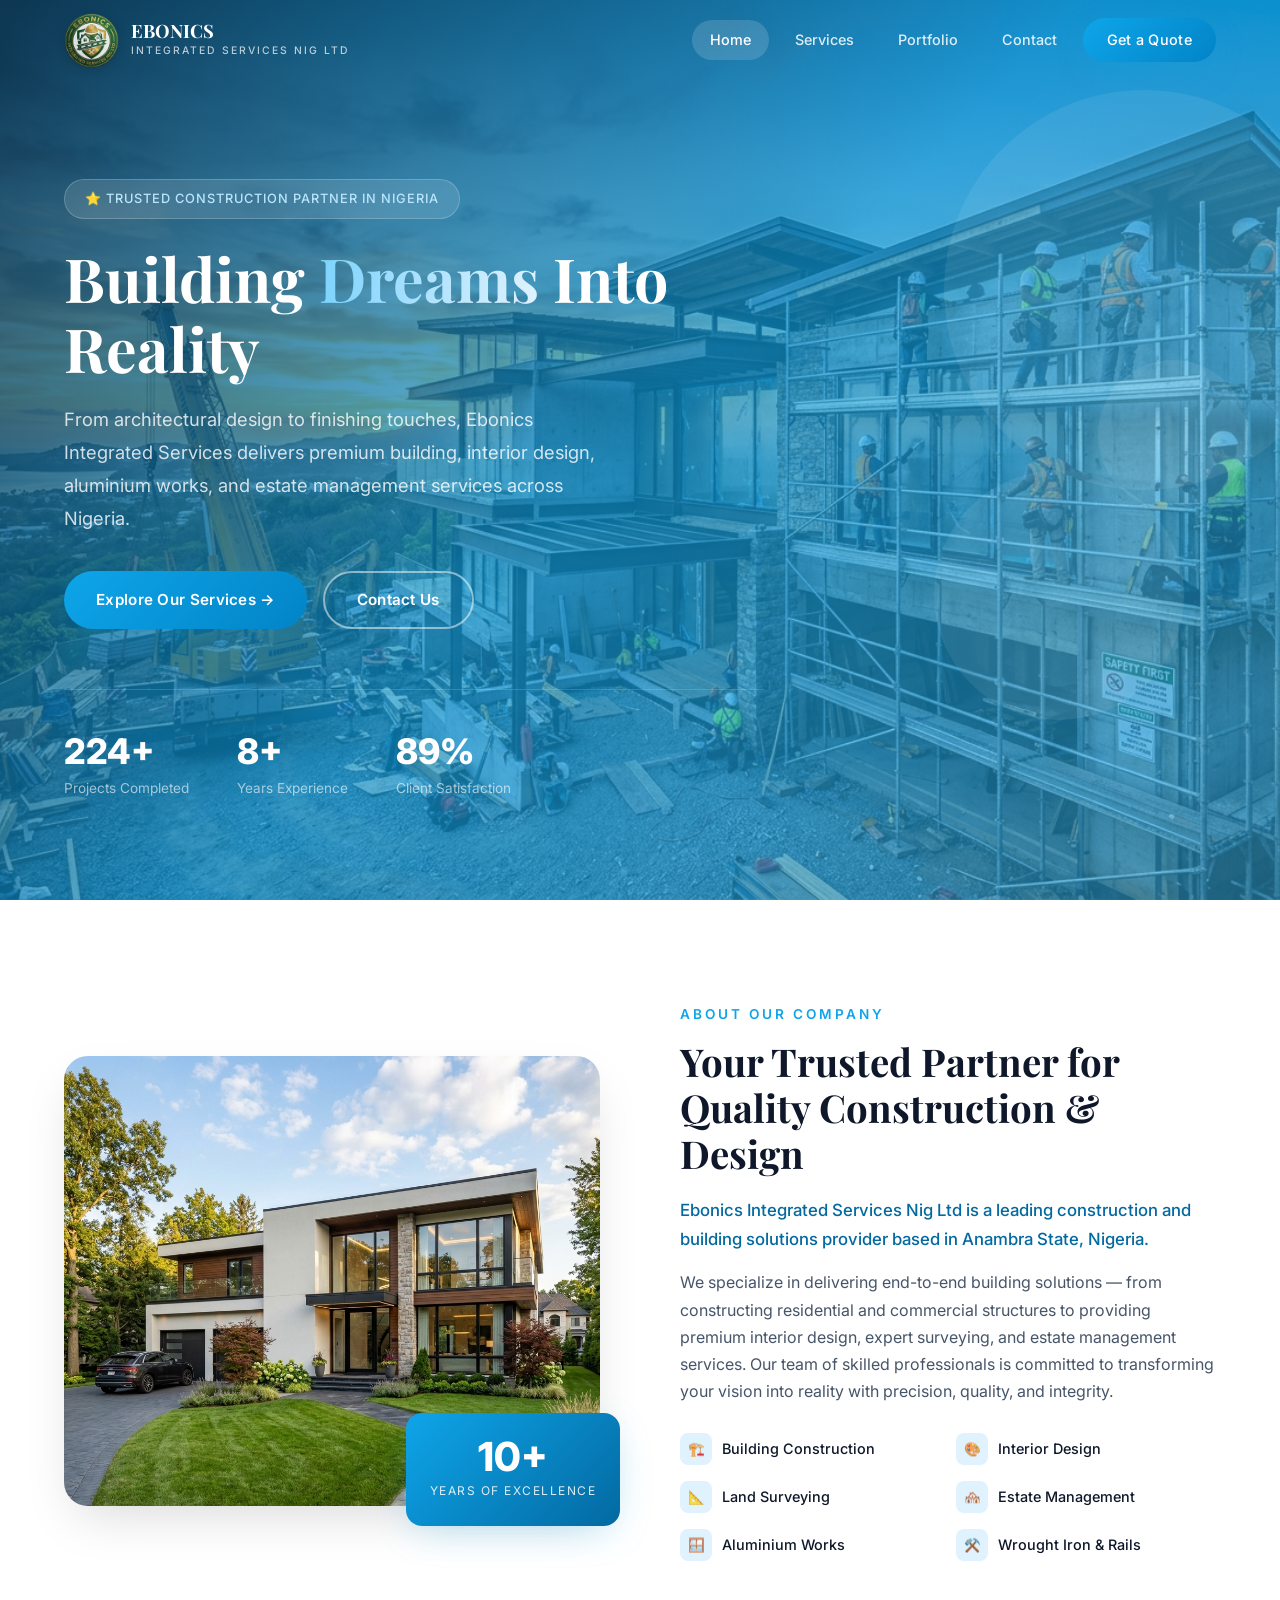
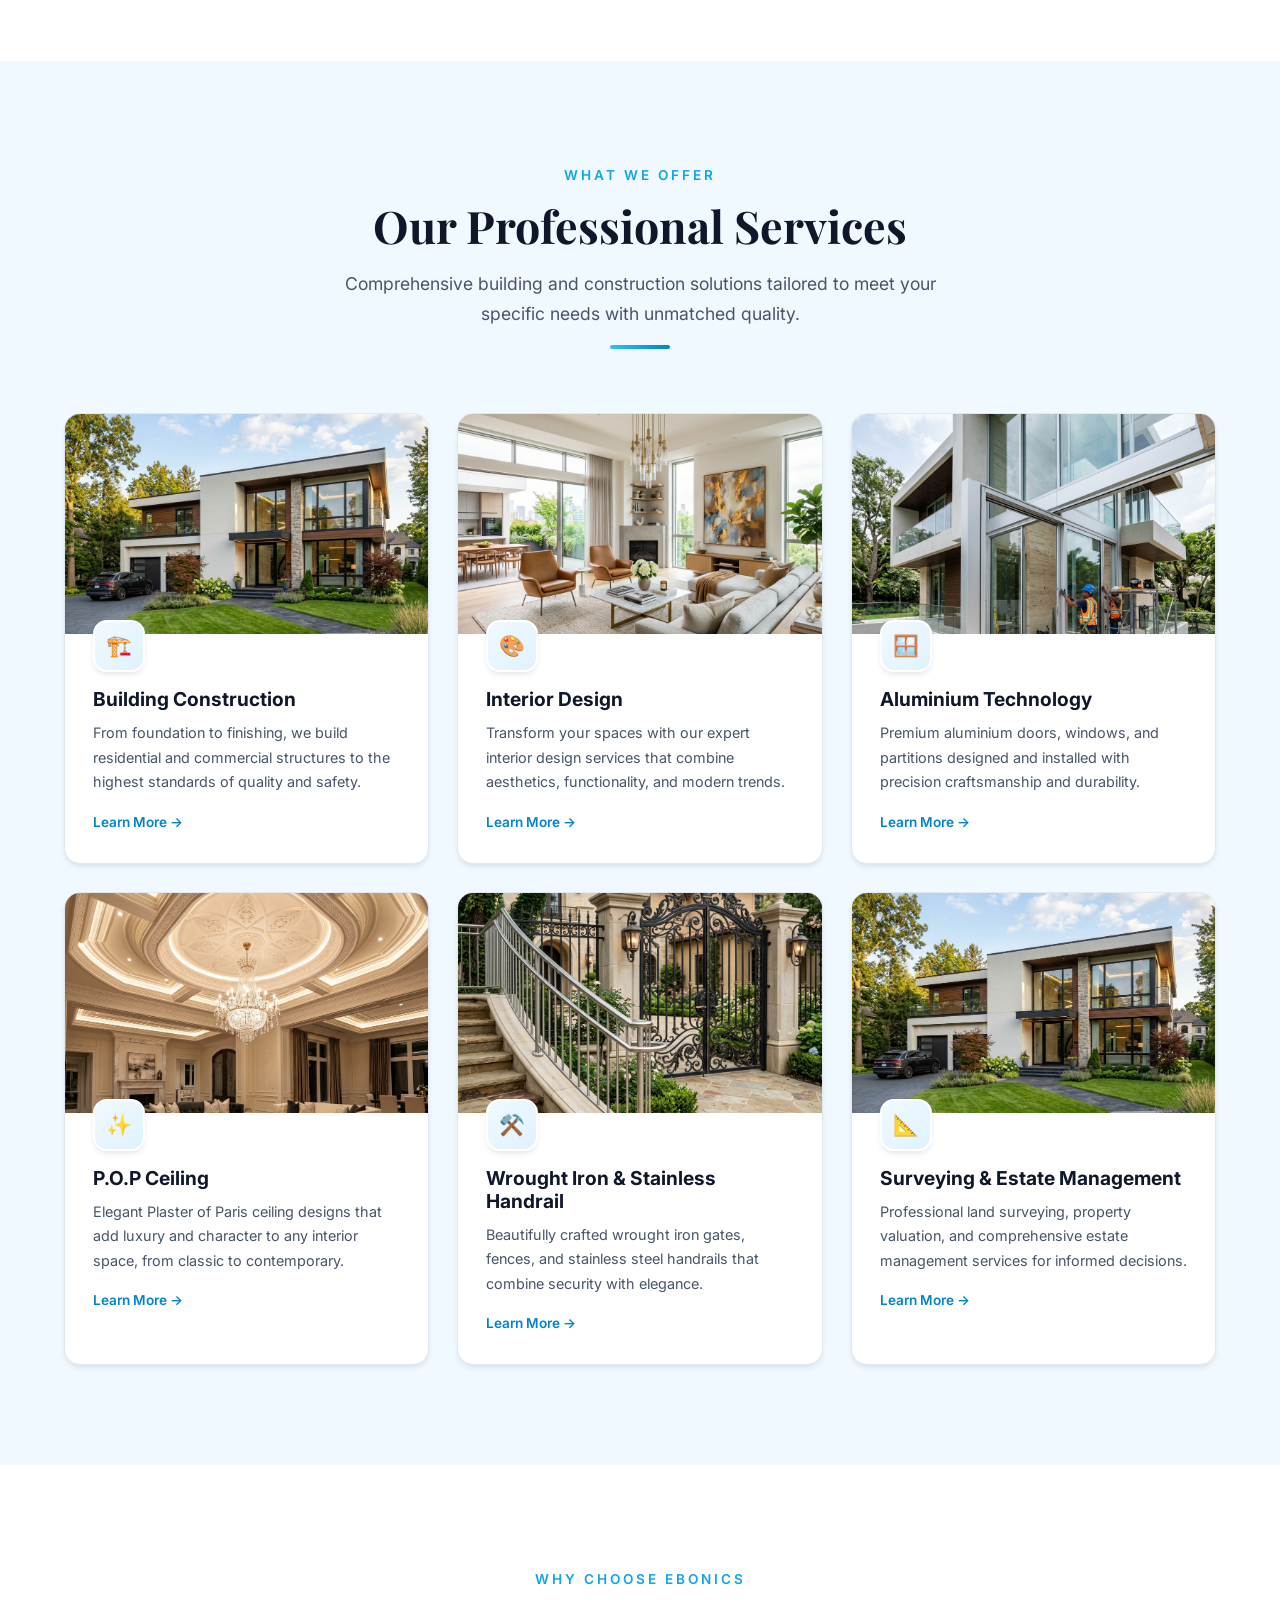
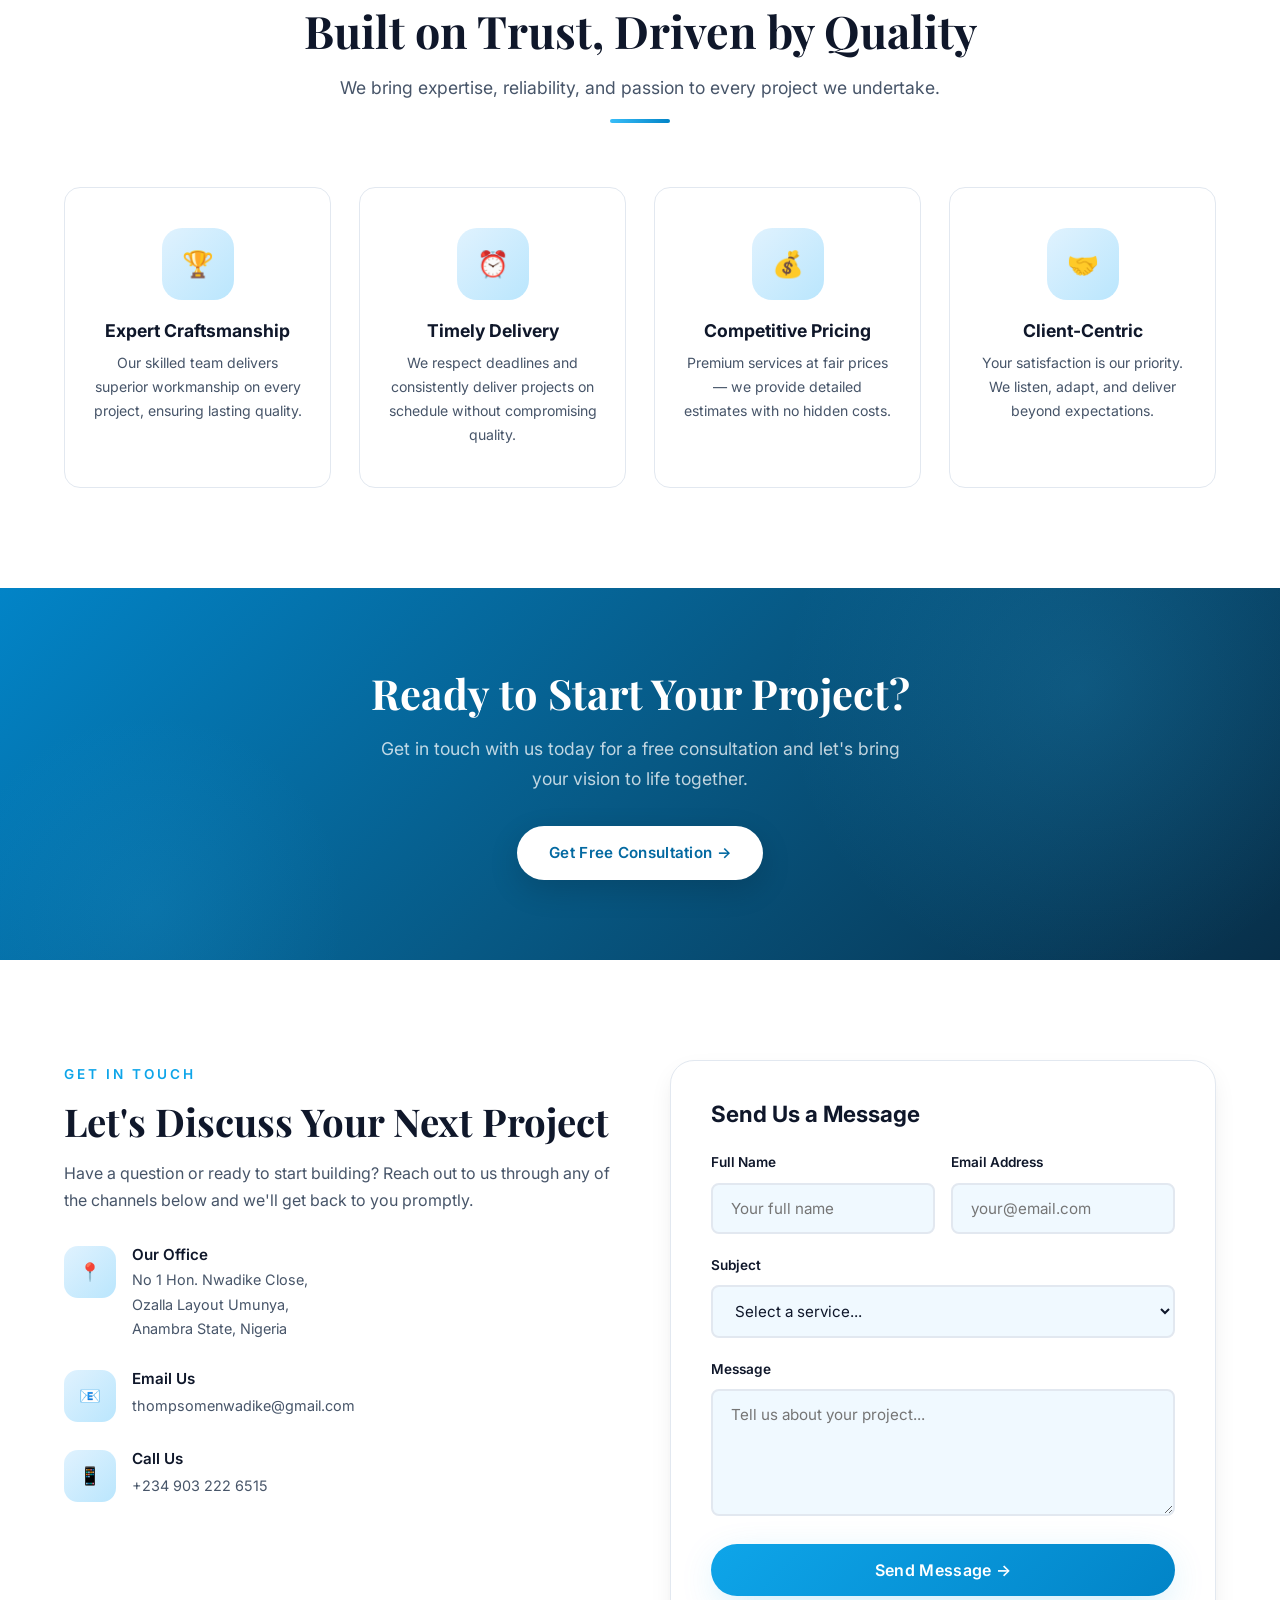
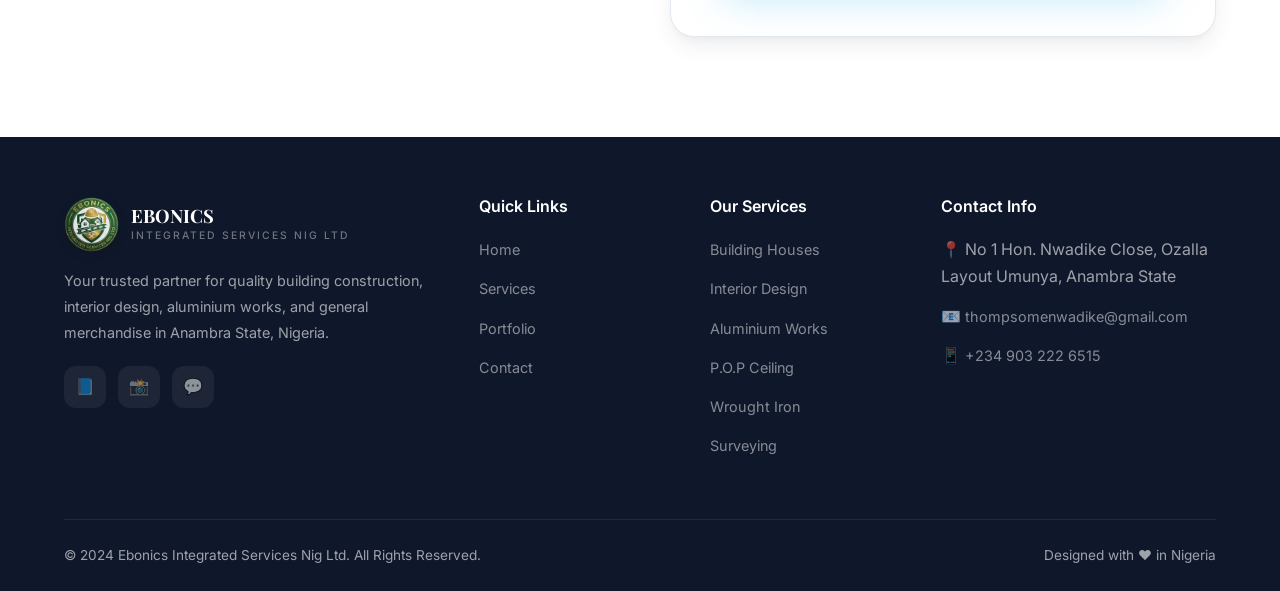
<file: index.html>
<!DOCTYPE html>
<html lang="en">
<head>
  <meta charset="UTF-8">
  <meta name="viewport" content="width=device-width, initial-scale=1.0">
  <title>Ebonics Integrated Services Nig Ltd | Building & Construction Experts</title>
  <meta name="description" content="Ebonics Integrated Services Nig Ltd — Premier construction, interior design, surveying, estate management, aluminium technology, POP ceiling, wrought iron & stainless handrail specialists in Anambra State, Nigeria.">
  <meta name="keywords" content="construction, building, interior design, surveying, estate management, aluminium, POP ceiling, wrought iron, stainless handrail, Nigeria, Anambra">
  <link rel="stylesheet" href="style.css">
  <link rel="icon" href="images/logo.png" type="image/png">
</head>
<body>

  <!-- ====== HEADER / NAVIGATION ====== -->
  <header class="header" id="header">
    <div class="container">
      <a href="index.html" class="logo">
        <img src="images/logo.png" alt="Ebonics Logo">
        <div class="logo-text">
          <span class="brand-name">EBONICS</span>
          <span class="brand-tagline">Integrated Services Nig Ltd</span>
        </div>
      </a>

      <nav class="nav-links" id="navLinks">
        <a href="index.html" class="active">Home</a>
        <a href="services.html">Services</a>
        <a href="portfolio.html">Portfolio</a>
        <a href="contact.html">Contact</a>
        <a href="contact.html" class="btn btn-primary">Get a Quote</a>
      </nav>

      <button class="hamburger" id="hamburger" aria-label="Menu">
        <span></span>
        <span></span>
        <span></span>
      </button>
    </div>
    <div class="nav-overlay" id="navOverlay"></div>
  </header>

  <!-- ====== HERO SECTION ====== -->
  <section class="hero" id="hero">
    <div class="hero-bg">
      <img src="images/hero-bg.jpg" alt="Construction site">
    </div>
    <div class="container">
      <div class="hero-content">
        <div class="hero-badge">
          ⭐ Trusted Construction Partner in Nigeria
        </div>
        <h1>Building <span class="highlight">Dreams</span> Into Reality</h1>
        <p>From architectural design to finishing touches, Ebonics Integrated Services delivers premium building, interior design, aluminium works, and estate management services across Nigeria.</p>
        <div class="hero-buttons">
          <a href="services.html" class="btn btn-primary">Explore Our Services →</a>
          <a href="contact.html" class="btn btn-outline">Contact Us</a>
        </div>
        <div class="hero-stats">
          <div class="hero-stat">
            <h3>250+</h3>
            <p>Projects Completed</p>
          </div>
          <div class="hero-stat">
            <h3>10+</h3>
            <p>Years Experience</p>
          </div>
          <div class="hero-stat">
            <h3>100%</h3>
            <p>Client Satisfaction</p>
          </div>
        </div>
      </div>
    </div>
    <div class="hero-shapes">
      <div class="shape shape-1"></div>
      <div class="shape shape-2"></div>
      <div class="shape shape-3"></div>
    </div>
  </section>

  <!-- ====== ABOUT SECTION ====== -->
  <section class="section" id="about">
    <div class="container">
      <div class="about-grid">
        <div class="about-image reveal-left">
          <img src="images/service-building.jpg" alt="Modern building by Ebonics">
          <div class="experience-badge">
            <div class="number">10+</div>
            <div class="label">Years of Excellence</div>
          </div>
        </div>
        <div class="about-text reveal-right">
          <div class="section-header" style="text-align: left; margin-bottom: 0;">
            <span class="subtitle">About Our Company</span>
          </div>
          <h2>Your Trusted Partner for Quality Construction & Design</h2>
          <p class="lead">Ebonics Integrated Services Nig Ltd is a leading construction and building solutions provider based in Anambra State, Nigeria.</p>
          <p>We specialize in delivering end-to-end building solutions — from constructing residential and commercial structures to providing premium interior design, expert surveying, and estate management services. Our team of skilled professionals is committed to transforming your vision into reality with precision, quality, and integrity.</p>
          <div class="about-features">
            <div class="about-feature">
              <span class="icon">🏗️</span>
              Building Construction
            </div>
            <div class="about-feature">
              <span class="icon">🎨</span>
              Interior Design
            </div>
            <div class="about-feature">
              <span class="icon">📐</span>
              Land Surveying
            </div>
            <div class="about-feature">
              <span class="icon">🏘️</span>
              Estate Management
            </div>
            <div class="about-feature">
              <span class="icon">🪟</span>
              Aluminium Works
            </div>
            <div class="about-feature">
              <span class="icon">⚒️</span>
              Wrought Iron & Rails
            </div>
          </div>
        </div>
      </div>
    </div>
  </section>

  <!-- ====== SERVICES SECTION ====== -->
  <section class="section section-alt" id="services">
    <div class="container">
      <div class="section-header reveal">
        <span class="subtitle">What We Offer</span>
        <h2>Our Professional Services</h2>
        <p>Comprehensive building and construction solutions tailored to meet your specific needs with unmatched quality.</p>
        <span class="accent-line"></span>
      </div>

      <div class="services-grid">
        <!-- Service 1 -->
        <div class="service-card reveal">
          <div class="card-image">
            <img src="images/service-building.jpg" alt="Building Construction">
          </div>
          <div class="card-body">
            <div class="card-icon">🏗️</div>
            <h3>Building Construction</h3>
            <p>From foundation to finishing, we build residential and commercial structures to the highest standards of quality and safety.</p>
            <a href="services.html" class="card-link">Learn More →</a>
          </div>
        </div>

        <!-- Service 2 -->
        <div class="service-card reveal">
          <div class="card-image">
            <img src="images/service-interior.jpg" alt="Interior Design">
          </div>
          <div class="card-body">
            <div class="card-icon">🎨</div>
            <h3>Interior Design</h3>
            <p>Transform your spaces with our expert interior design services that combine aesthetics, functionality, and modern trends.</p>
            <a href="services.html" class="card-link">Learn More →</a>
          </div>
        </div>

        <!-- Service 3 -->
        <div class="service-card reveal">
          <div class="card-image">
            <img src="images/service-aluminium.jpg" alt="Aluminium Technology">
          </div>
          <div class="card-body">
            <div class="card-icon">🪟</div>
            <h3>Aluminium Technology</h3>
            <p>Premium aluminium doors, windows, and partitions designed and installed with precision craftsmanship and durability.</p>
            <a href="services.html" class="card-link">Learn More →</a>
          </div>
        </div>

        <!-- Service 4 -->
        <div class="service-card reveal">
          <div class="card-image">
            <img src="images/service-ceiling.jpg" alt="P.O.P Ceiling">
          </div>
          <div class="card-body">
            <div class="card-icon">✨</div>
            <h3>P.O.P Ceiling</h3>
            <p>Elegant Plaster of Paris ceiling designs that add luxury and character to any interior space, from classic to contemporary.</p>
            <a href="services.html" class="card-link">Learn More →</a>
          </div>
        </div>

        <!-- Service 5 -->
        <div class="service-card reveal">
          <div class="card-image">
            <img src="images/service-wroughtiron.jpg" alt="Wrought Iron & Stainless Handrail">
          </div>
          <div class="card-body">
            <div class="card-icon">⚒️</div>
            <h3>Wrought Iron & Stainless Handrail</h3>
            <p>Beautifully crafted wrought iron gates, fences, and stainless steel handrails that combine security with elegance.</p>
            <a href="services.html" class="card-link">Learn More →</a>
          </div>
        </div>

        <!-- Service 6 -->
        <div class="service-card reveal">
          <div class="card-image">
            <img src="images/service-building.jpg" alt="Surveying & Estate Management">
          </div>
          <div class="card-body">
            <div class="card-icon">📐</div>
            <h3>Surveying & Estate Management</h3>
            <p>Professional land surveying, property valuation, and comprehensive estate management services for informed decisions.</p>
            <a href="services.html" class="card-link">Learn More →</a>
          </div>
        </div>
      </div>
    </div>
  </section>

  <!-- ====== WHY CHOOSE US ====== -->
  <section class="section" id="why-us">
    <div class="container">
      <div class="section-header reveal">
        <span class="subtitle">Why Choose Ebonics</span>
        <h2>Built on Trust, Driven by Quality</h2>
        <p>We bring expertise, reliability, and passion to every project we undertake.</p>
        <span class="accent-line"></span>
      </div>

      <div class="why-grid">
        <div class="why-card reveal">
          <div class="why-icon">🏆</div>
          <h3>Expert Craftsmanship</h3>
          <p>Our skilled team delivers superior workmanship on every project, ensuring lasting quality.</p>
        </div>
        <div class="why-card reveal">
          <div class="why-icon">⏰</div>
          <h3>Timely Delivery</h3>
          <p>We respect deadlines and consistently deliver projects on schedule without compromising quality.</p>
        </div>
        <div class="why-card reveal">
          <div class="why-icon">💰</div>
          <h3>Competitive Pricing</h3>
          <p>Premium services at fair prices — we provide detailed estimates with no hidden costs.</p>
        </div>
        <div class="why-card reveal">
          <div class="why-icon">🤝</div>
          <h3>Client-Centric</h3>
          <p>Your satisfaction is our priority. We listen, adapt, and deliver beyond expectations.</p>
        </div>
      </div>
    </div>
  </section>

  <!-- ====== CTA BANNER ====== -->
  <section class="cta-banner">
    <div class="container reveal">
      <h2>Ready to Start Your Project?</h2>
      <p>Get in touch with us today for a free consultation and let's bring your vision to life together.</p>
      <a href="mailto:thompsomenwadike@gmail.com?subject=Project%20Inquiry%20-%20Ebonics%20Integrated%20Services" class="btn btn-primary">Get Free Consultation →</a>
    </div>
  </section>

  <!-- ====== CONTACT PREVIEW ====== -->
  <section class="section" id="contact-preview">
    <div class="container">
      <div class="contact-grid">
        <div class="contact-info reveal-left">
          <div class="section-header" style="text-align: left; margin-bottom: 0;">
            <span class="subtitle">Get In Touch</span>
          </div>
          <h2>Let's Discuss Your Next Project</h2>
          <p>Have a question or ready to start building? Reach out to us through any of the channels below and we'll get back to you promptly.</p>

          <div class="contact-item">
            <div class="contact-icon">📍</div>
            <div>
              <h4>Our Office</h4>
              <p>No 1 Hon. Nwadike Close,<br>Ozalla Layout Umunya,<br>Anambra State, Nigeria</p>
            </div>
          </div>

          <div class="contact-item">
            <div class="contact-icon">📧</div>
            <div>
              <h4>Email Us</h4>
              <a href="mailto:thompsomenwadike@gmail.com">thompsomenwadike@gmail.com</a>
            </div>
          </div>

          <div class="contact-item">
            <div class="contact-icon">📱</div>
            <div>
              <h4>Call Us</h4>
              <a href="tel:+2349032226515">+234 903 222 6515</a>
            </div>
          </div>
        </div>

        <div class="contact-form reveal-right">
          <h3>Send Us a Message</h3>
          <form id="contactForm">
            <div class="form-row">
              <div class="form-group">
                <label for="contactName">Full Name</label>
                <input type="text" id="contactName" name="name" placeholder="Your full name" required>
              </div>
              <div class="form-group">
                <label for="contactEmail">Email Address</label>
                <input type="email" id="contactEmail" name="email" placeholder="your@email.com" required>
              </div>
            </div>
            <div class="form-group">
              <label for="contactSubject">Subject</label>
              <select id="contactSubject" name="subject">
                <option value="">Select a service...</option>
                <option value="Building Construction">Building Construction</option>
                <option value="Interior Design">Interior Design</option>
                <option value="Aluminium Works">Aluminium Works</option>
                <option value="POP Ceiling">P.O.P Ceiling</option>
                <option value="Wrought Iron & Handrail">Wrought Iron & Stainless Handrail</option>
                <option value="Surveying & Estate Management">Surveying & Estate Management</option>
                <option value="General Inquiry">General Inquiry</option>
              </select>
            </div>
            <div class="form-group">
              <label for="contactMessage">Message</label>
              <textarea id="contactMessage" name="message" placeholder="Tell us about your project..." rows="5" required></textarea>
            </div>
            <button type="submit" class="btn btn-primary">Send Message →</button>
          </form>
        </div>
      </div>
    </div>
  </section>

  <!-- ====== FOOTER ====== -->
  <footer class="footer" id="footer">
    <div class="container">
      <div class="footer-grid">
        <div class="footer-brand">
          <a href="index.html" class="logo">
            <img src="images/logo.png" alt="Ebonics Logo">
            <div class="logo-text">
              <span class="brand-name">EBONICS</span>
              <span class="brand-tagline">Integrated Services Nig Ltd</span>
            </div>
          </a>
          <p>Your trusted partner for quality building construction, interior design, aluminium works, and general merchandise in Anambra State, Nigeria.</p>
          <div class="footer-social">
            <a href="#" aria-label="Facebook">📘</a>
            <a href="#" aria-label="Instagram">📸</a>
            <a href="#" aria-label="WhatsApp">💬</a>
          </div>
        </div>

        <div class="footer-col">
          <h4>Quick Links</h4>
          <ul>
            <li><a href="index.html">Home</a></li>
            <li><a href="services.html">Services</a></li>
            <li><a href="portfolio.html">Portfolio</a></li>
            <li><a href="contact.html">Contact</a></li>
          </ul>
        </div>

        <div class="footer-col">
          <h4>Our Services</h4>
          <ul>
            <li><a href="services.html">Building Houses</a></li>
            <li><a href="services.html">Interior Design</a></li>
            <li><a href="services.html">Aluminium Works</a></li>
            <li><a href="services.html">P.O.P Ceiling</a></li>
            <li><a href="services.html">Wrought Iron</a></li>
            <li><a href="services.html">Surveying</a></li>
          </ul>
        </div>

        <div class="footer-col">
          <h4>Contact Info</h4>
          <ul>
            <li>📍 No 1 Hon. Nwadike Close, Ozalla Layout Umunya, Anambra State</li>
            <li>📧 <a href="mailto:thompsomenwadike@gmail.com">thompsomenwadike@gmail.com</a></li>
            <li>📱 <a href="tel:+2349032226515">+234 903 222 6515</a></li>
          </ul>
        </div>
      </div>

      <div class="footer-bottom">
        <p>&copy; 2024 Ebonics Integrated Services Nig Ltd. All Rights Reserved.</p>
        <p>Designed with ❤️ in Nigeria</p>
      </div>
    </div>
  </footer>

  <script src="script.js"></script>
</body>
</html>
</file>
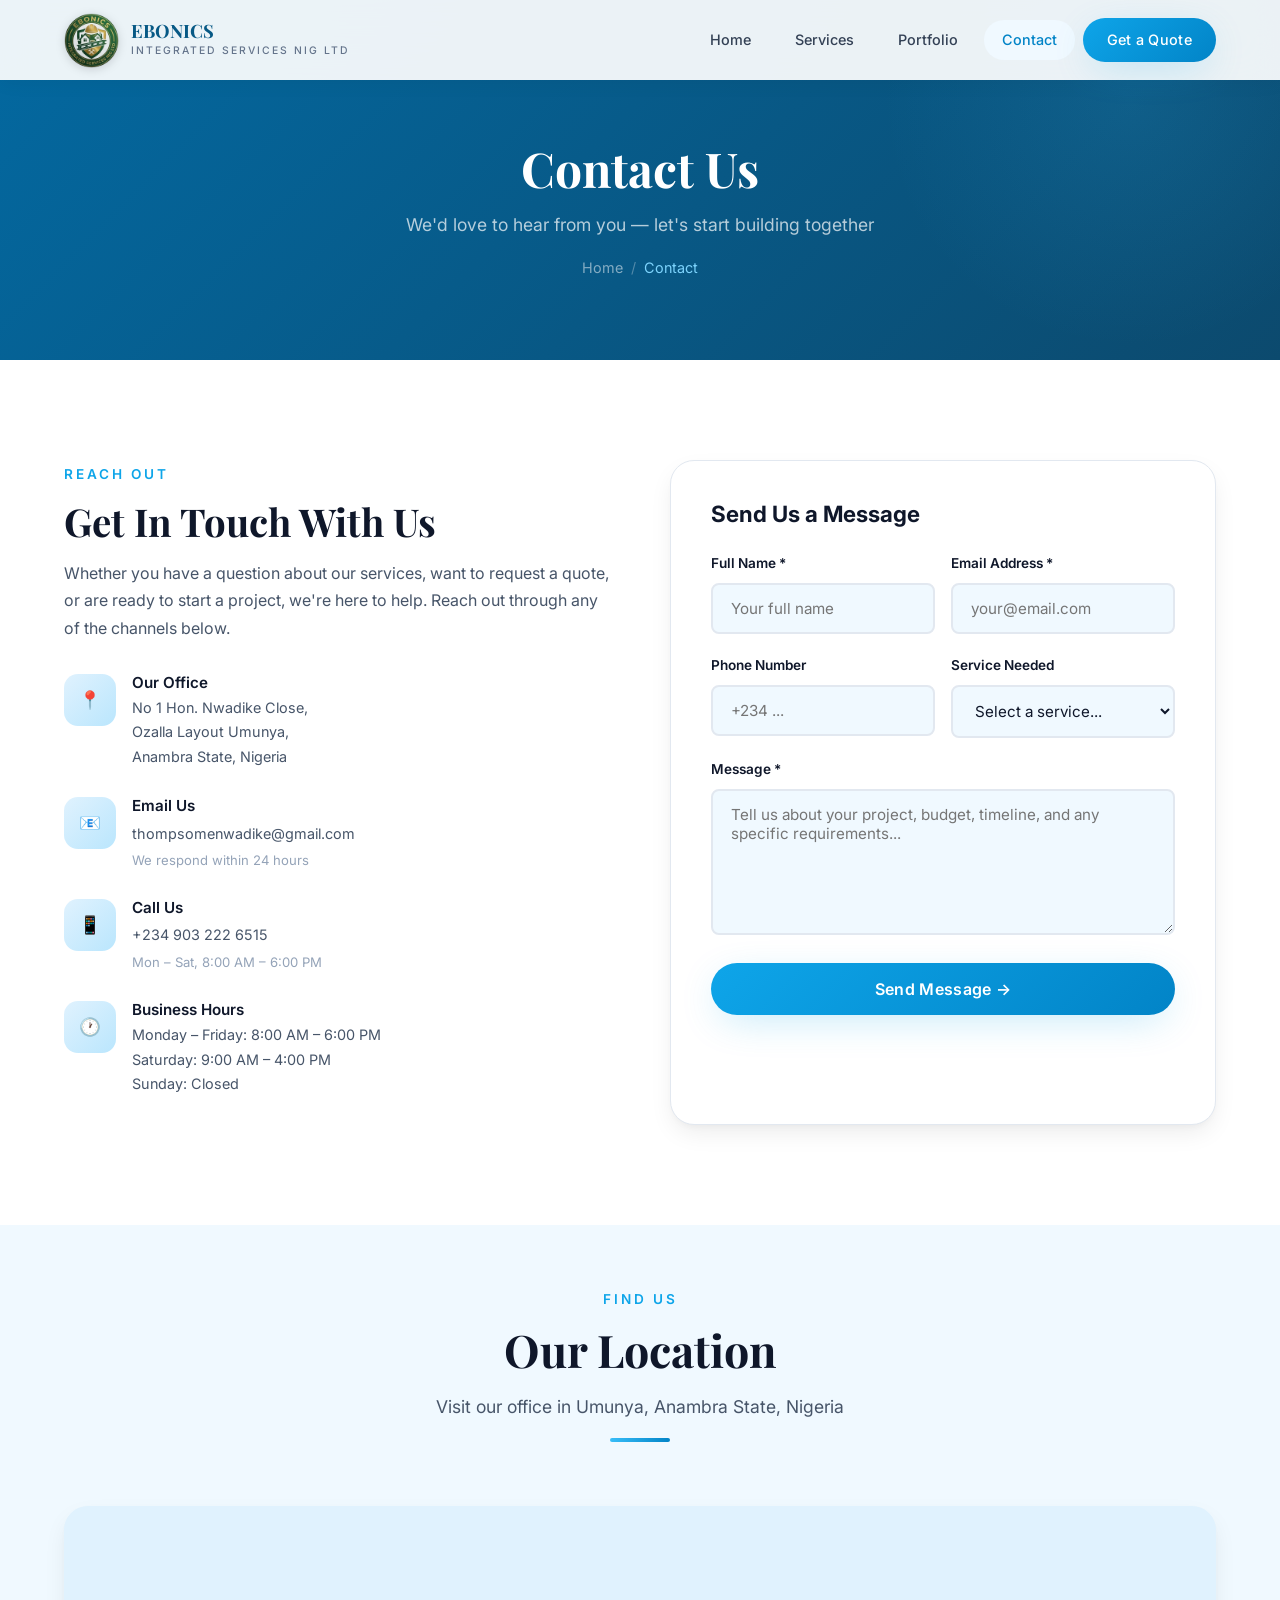
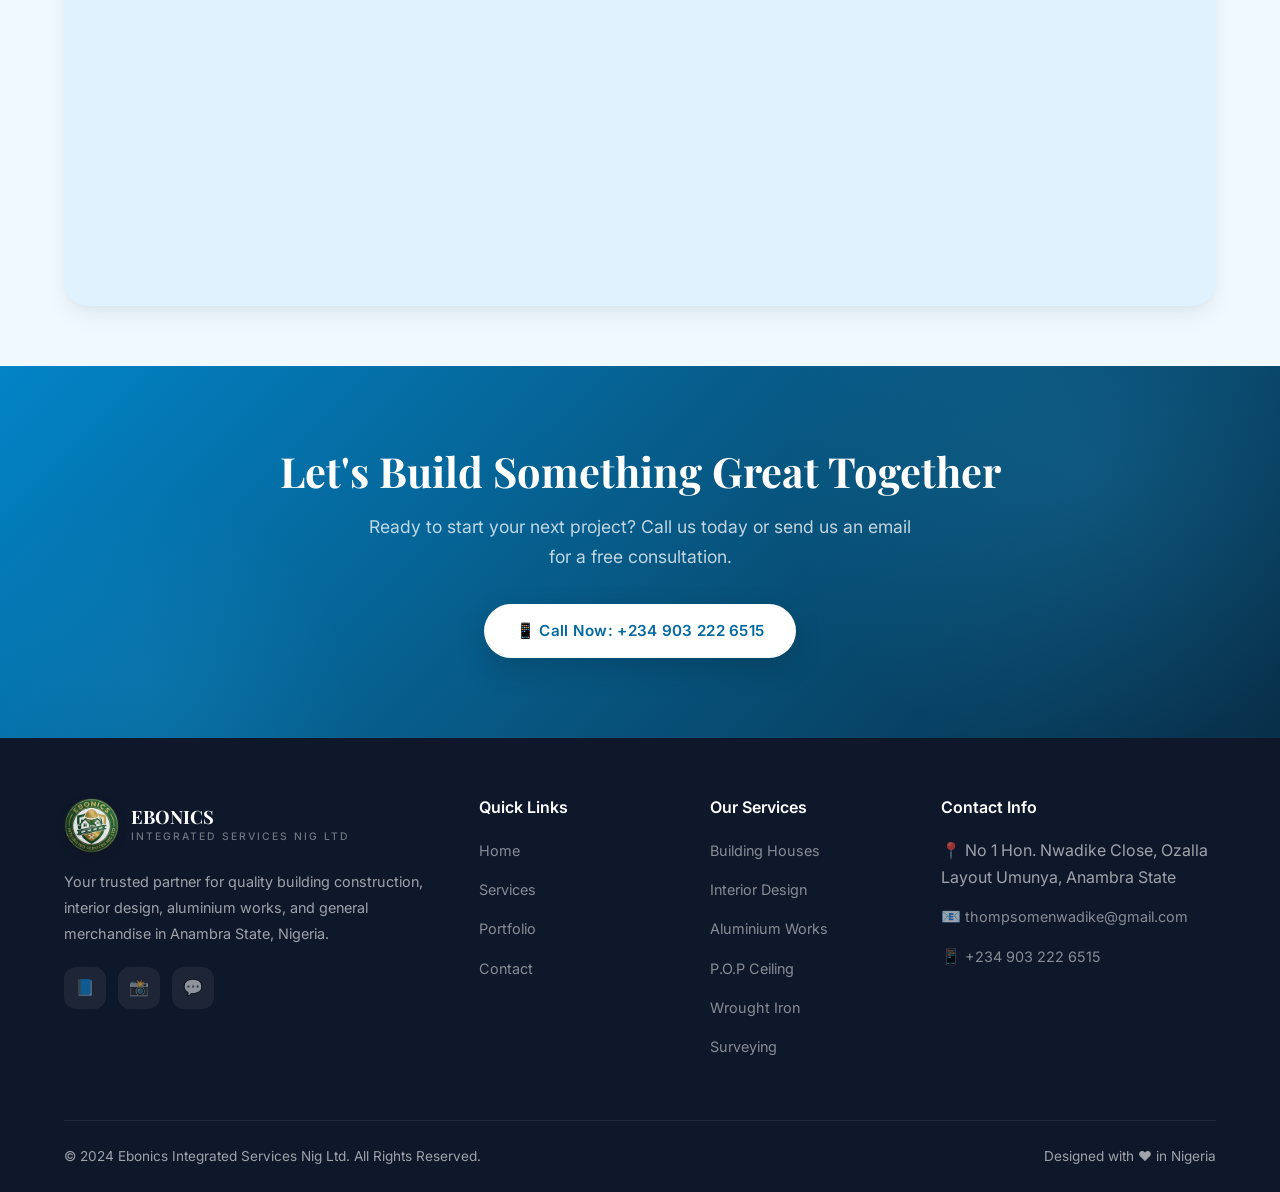
<file: contact.html>
<!DOCTYPE html>
<html lang="en">
<head>
  <meta charset="UTF-8">
  <meta name="viewport" content="width=device-width, initial-scale=1.0">
  <title>Contact Us | Ebonics Integrated Services Nig Ltd</title>
  <meta name="description" content="Get in touch with Ebonics Integrated Services Nig Ltd for all your building, construction, and design needs. Located in Umunya, Anambra State, Nigeria.">
  <link rel="stylesheet" href="style.css">
  <link rel="icon" href="images/logo.png" type="image/png">
</head>
<body>

  <!-- ====== HEADER ====== -->
  <header class="header scrolled" id="header">
    <div class="container">
      <a href="index.html" class="logo">
        <img src="images/logo.png" alt="Ebonics Logo">
        <div class="logo-text">
          <span class="brand-name">EBONICS</span>
          <span class="brand-tagline">Integrated Services Nig Ltd</span>
        </div>
      </a>
      <nav class="nav-links" id="navLinks">
        <a href="index.html">Home</a>
        <a href="services.html">Services</a>
        <a href="portfolio.html">Portfolio</a>
        <a href="contact.html" class="active">Contact</a>
        <a href="contact.html" class="btn btn-primary">Get a Quote</a>
      </nav>
      <button class="hamburger" id="hamburger" aria-label="Menu">
        <span></span>
        <span></span>
        <span></span>
      </button>
    </div>
    <div class="nav-overlay" id="navOverlay"></div>
  </header>

  <!-- ====== PAGE HEADER ====== -->
  <section class="page-header">
    <div class="container">
      <h1>Contact Us</h1>
      <p>We'd love to hear from you — let's start building together</p>
      <div class="breadcrumb">
        <a href="index.html">Home</a>
        <span class="separator">/</span>
        <span class="current">Contact</span>
      </div>
    </div>
  </section>

  <!-- ====== CONTACT SECTION ====== -->
  <section class="section">
    <div class="container">
      <div class="contact-grid">
        <div class="contact-info reveal-left">
          <div class="section-header" style="text-align: left; margin-bottom: 0;">
            <span class="subtitle">Reach Out</span>
          </div>
          <h2>Get In Touch With Us</h2>
          <p>Whether you have a question about our services, want to request a quote, or are ready to start a project, we're here to help. Reach out through any of the channels below.</p>

          <div class="contact-item">
            <div class="contact-icon">📍</div>
            <div>
              <h4>Our Office</h4>
              <p>No 1 Hon. Nwadike Close,<br>Ozalla Layout Umunya,<br>Anambra State, Nigeria</p>
            </div>
          </div>

          <div class="contact-item">
            <div class="contact-icon">📧</div>
            <div>
              <h4>Email Us</h4>
              <a href="mailto:thompsomenwadike@gmail.com">thompsomenwadike@gmail.com</a>
              <p style="font-size: 0.82rem; color: var(--text-muted); margin-top: 2px;">We respond within 24 hours</p>
            </div>
          </div>

          <div class="contact-item">
            <div class="contact-icon">📱</div>
            <div>
              <h4>Call Us</h4>
              <a href="tel:+2349032226515">+234 903 222 6515</a>
              <p style="font-size: 0.82rem; color: var(--text-muted); margin-top: 2px;">Mon – Sat, 8:00 AM – 6:00 PM</p>
            </div>
          </div>

          <div class="contact-item">
            <div class="contact-icon">🕐</div>
            <div>
              <h4>Business Hours</h4>
              <p>Monday – Friday: 8:00 AM – 6:00 PM<br>Saturday: 9:00 AM – 4:00 PM<br>Sunday: Closed</p>
            </div>
          </div>
        </div>

        <div class="contact-form reveal-right">
          <h3>Send Us a Message</h3>
          <form id="contactForm">
            <div class="form-row">
              <div class="form-group">
                <label for="contactName">Full Name *</label>
                <input type="text" id="contactName" name="name" placeholder="Your full name" required>
              </div>
              <div class="form-group">
                <label for="contactEmail">Email Address *</label>
                <input type="email" id="contactEmail" name="email" placeholder="your@email.com" required>
              </div>
            </div>
            <div class="form-row">
              <div class="form-group">
                <label for="contactPhone">Phone Number</label>
                <input type="tel" id="contactPhone" name="phone" placeholder="+234 ...">
              </div>
              <div class="form-group">
                <label for="contactSubject">Service Needed</label>
                <select id="contactSubject" name="subject">
                  <option value="">Select a service...</option>
                  <option value="Building Construction">Building Construction</option>
                  <option value="Interior Design">Interior Design</option>
                  <option value="Aluminium Works">Aluminium Works</option>
                  <option value="POP Ceiling">P.O.P Ceiling</option>
                  <option value="Wrought Iron & Handrail">Wrought Iron & Stainless Handrail</option>
                  <option value="Surveying & Estate Management">Surveying & Estate Management</option>
                  <option value="General Merchandise">General Merchandise</option>
                  <option value="General Inquiry">General Inquiry</option>
                </select>
              </div>
            </div>
            <div class="form-group">
              <label for="contactMessage">Message *</label>
              <textarea id="contactMessage" name="message" placeholder="Tell us about your project, budget, timeline, and any specific requirements..." rows="6" required></textarea>
            </div>
            <button type="submit" class="btn btn-primary">Send Message →</button>
          </form>
        </div>
      </div>
    </div>
  </section>

  <!-- ====== MAP SECTION ====== -->
  <section class="section section-alt" style="padding: 60px 0;">
    <div class="container">
      <div class="section-header reveal">
        <span class="subtitle">Find Us</span>
        <h2>Our Location</h2>
        <p>Visit our office in Umunya, Anambra State, Nigeria</p>
        <span class="accent-line"></span>
      </div>
      <div class="reveal" style="border-radius: var(--border-radius-lg); overflow: hidden; box-shadow: var(--shadow-lg); height: 400px; background: var(--sky-100); display: flex; align-items: center; justify-content: center;">
        <iframe
          src="https://www.google.com/maps/embed?pb=!1m18!1m12!1m3!1d15868.68!2d6.87!3d6.17!2m3!1f0!2f0!3f0!3m2!1i1024!2i768!4f13.1!3m3!1m2!1s0x104387d!2sUmunya%2C+Anambra!5e0!3m2!1sen!2sng!4v1700000000000!5m2!1sen!2sng"
          width="100%"
          height="100%"
          style="border:0; border-radius: var(--border-radius-lg);"
          allowfullscreen=""
          loading="lazy"
          referrerpolicy="no-referrer-when-downgrade"
          title="Ebonics Integrated Services location on map">
        </iframe>
      </div>
    </div>
  </section>

  <!-- ====== CTA BANNER ====== -->
  <section class="cta-banner">
    <div class="container reveal">
      <h2>Let's Build Something Great Together</h2>
      <p>Ready to start your next project? Call us today or send us an email for a free consultation.</p>
      <a href="tel:+2349032226515" class="btn btn-primary">📱 Call Now: +234 903 222 6515</a>
    </div>
  </section>

  <!-- ====== FOOTER ====== -->
  <footer class="footer" id="footer">
    <div class="container">
      <div class="footer-grid">
        <div class="footer-brand">
          <a href="index.html" class="logo">
            <img src="images/logo.png" alt="Ebonics Logo">
            <div class="logo-text">
              <span class="brand-name">EBONICS</span>
              <span class="brand-tagline">Integrated Services Nig Ltd</span>
            </div>
          </a>
          <p>Your trusted partner for quality building construction, interior design, aluminium works, and general merchandise in Anambra State, Nigeria.</p>
          <div class="footer-social">
            <a href="#" aria-label="Facebook">📘</a>
            <a href="#" aria-label="Instagram">📸</a>
            <a href="#" aria-label="WhatsApp">💬</a>
          </div>
        </div>
        <div class="footer-col">
          <h4>Quick Links</h4>
          <ul>
            <li><a href="index.html">Home</a></li>
            <li><a href="services.html">Services</a></li>
            <li><a href="portfolio.html">Portfolio</a></li>
            <li><a href="contact.html">Contact</a></li>
          </ul>
        </div>
        <div class="footer-col">
          <h4>Our Services</h4>
          <ul>
            <li><a href="services.html">Building Houses</a></li>
            <li><a href="services.html">Interior Design</a></li>
            <li><a href="services.html">Aluminium Works</a></li>
            <li><a href="services.html">P.O.P Ceiling</a></li>
            <li><a href="services.html">Wrought Iron</a></li>
            <li><a href="services.html">Surveying</a></li>
          </ul>
        </div>
        <div class="footer-col">
          <h4>Contact Info</h4>
          <ul>
            <li>📍 No 1 Hon. Nwadike Close, Ozalla Layout Umunya, Anambra State</li>
            <li>📧 <a href="mailto:thompsomenwadike@gmail.com">thompsomenwadike@gmail.com</a></li>
            <li>📱 <a href="tel:+2349032226515">+234 903 222 6515</a></li>
          </ul>
        </div>
      </div>
      <div class="footer-bottom">
        <p>&copy; 2024 Ebonics Integrated Services Nig Ltd. All Rights Reserved.</p>
        <p>Designed with ❤️ in Nigeria</p>
      </div>
    </div>
  </footer>

  <script src="script.js"></script>
</body>
</html>
</file>
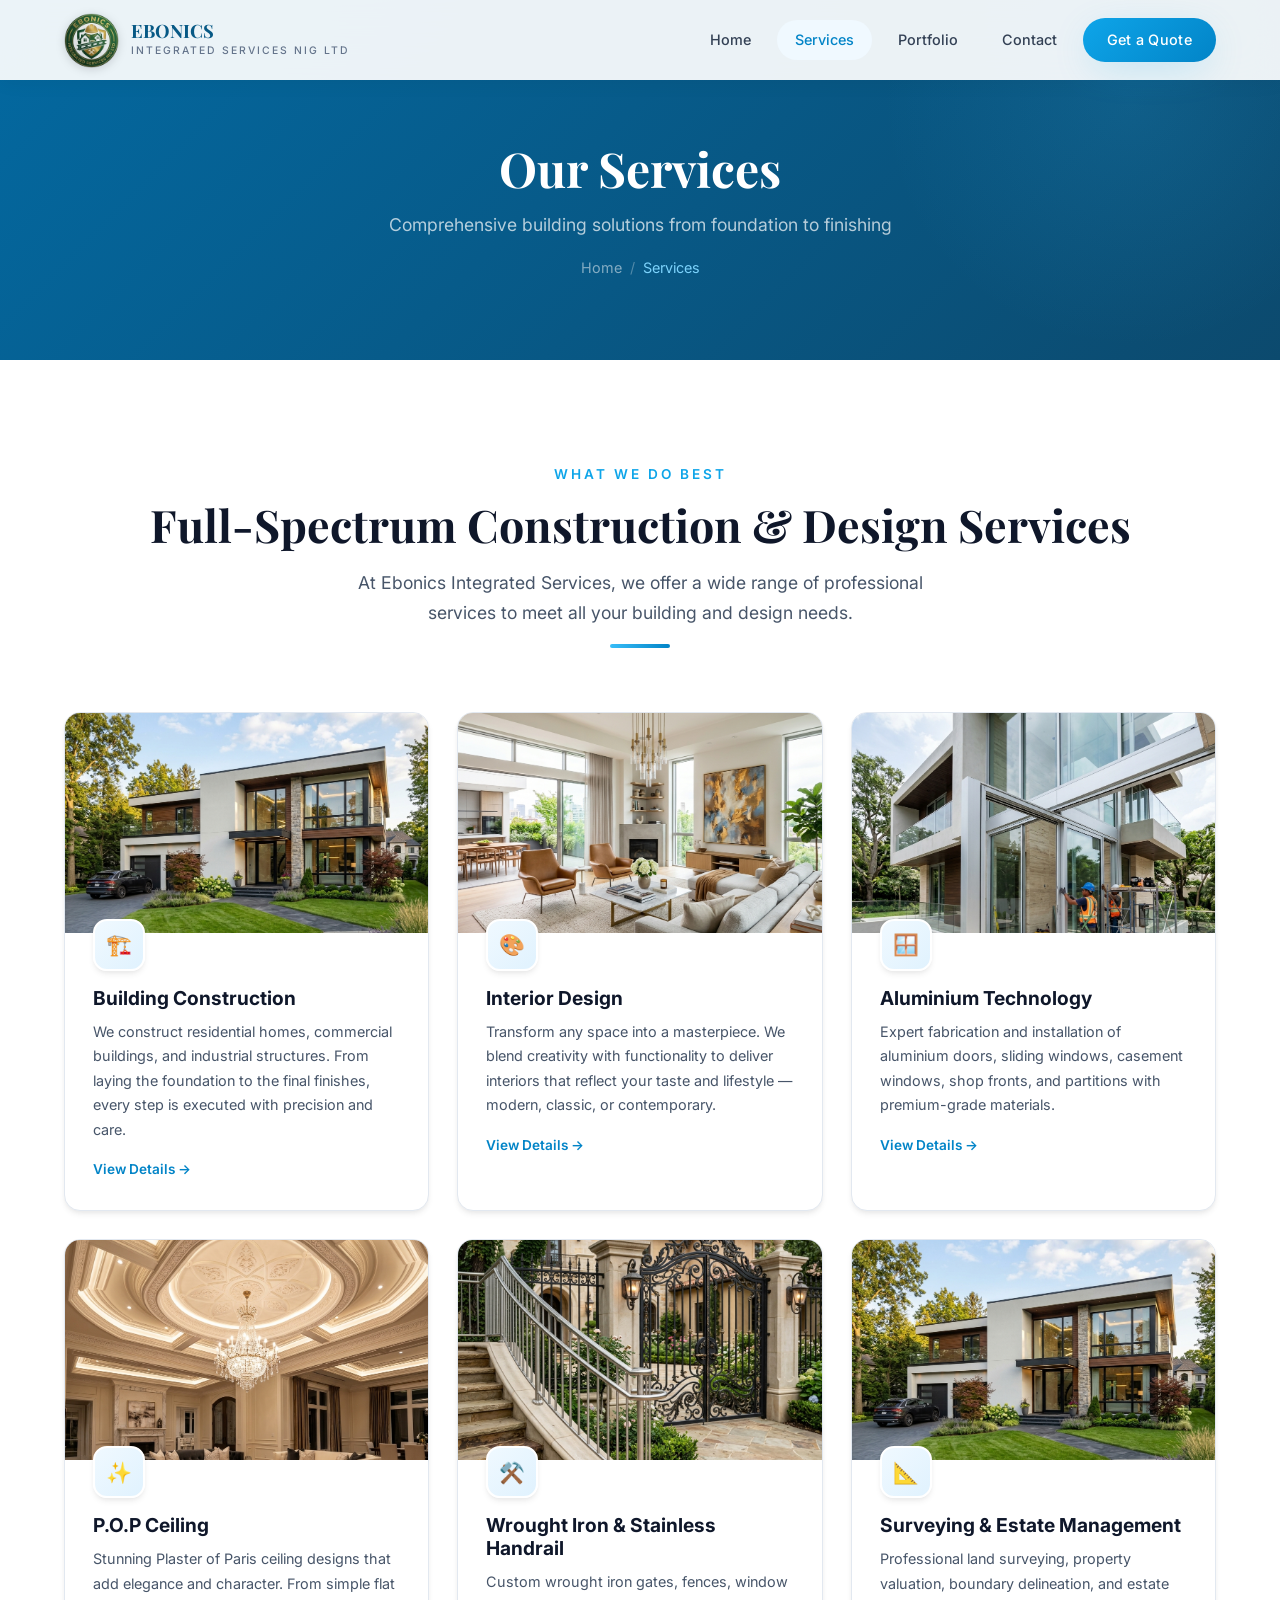
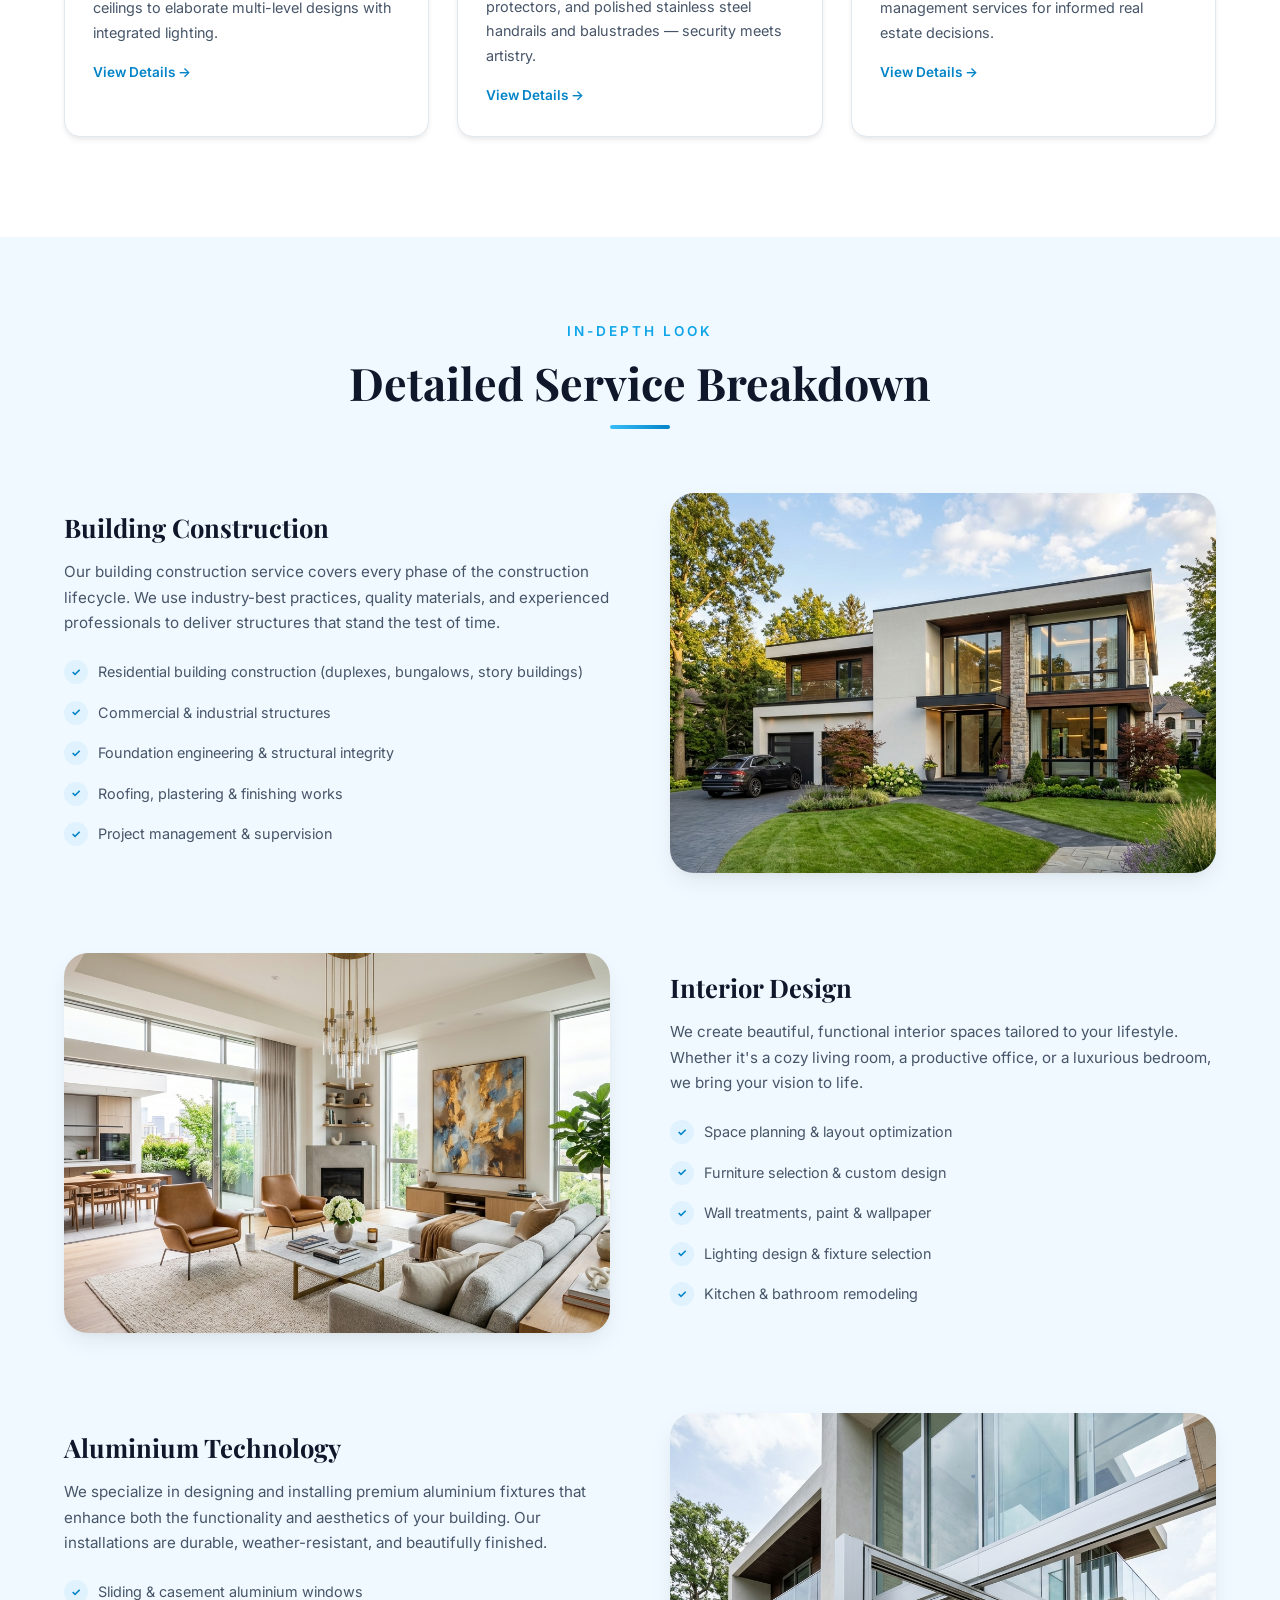
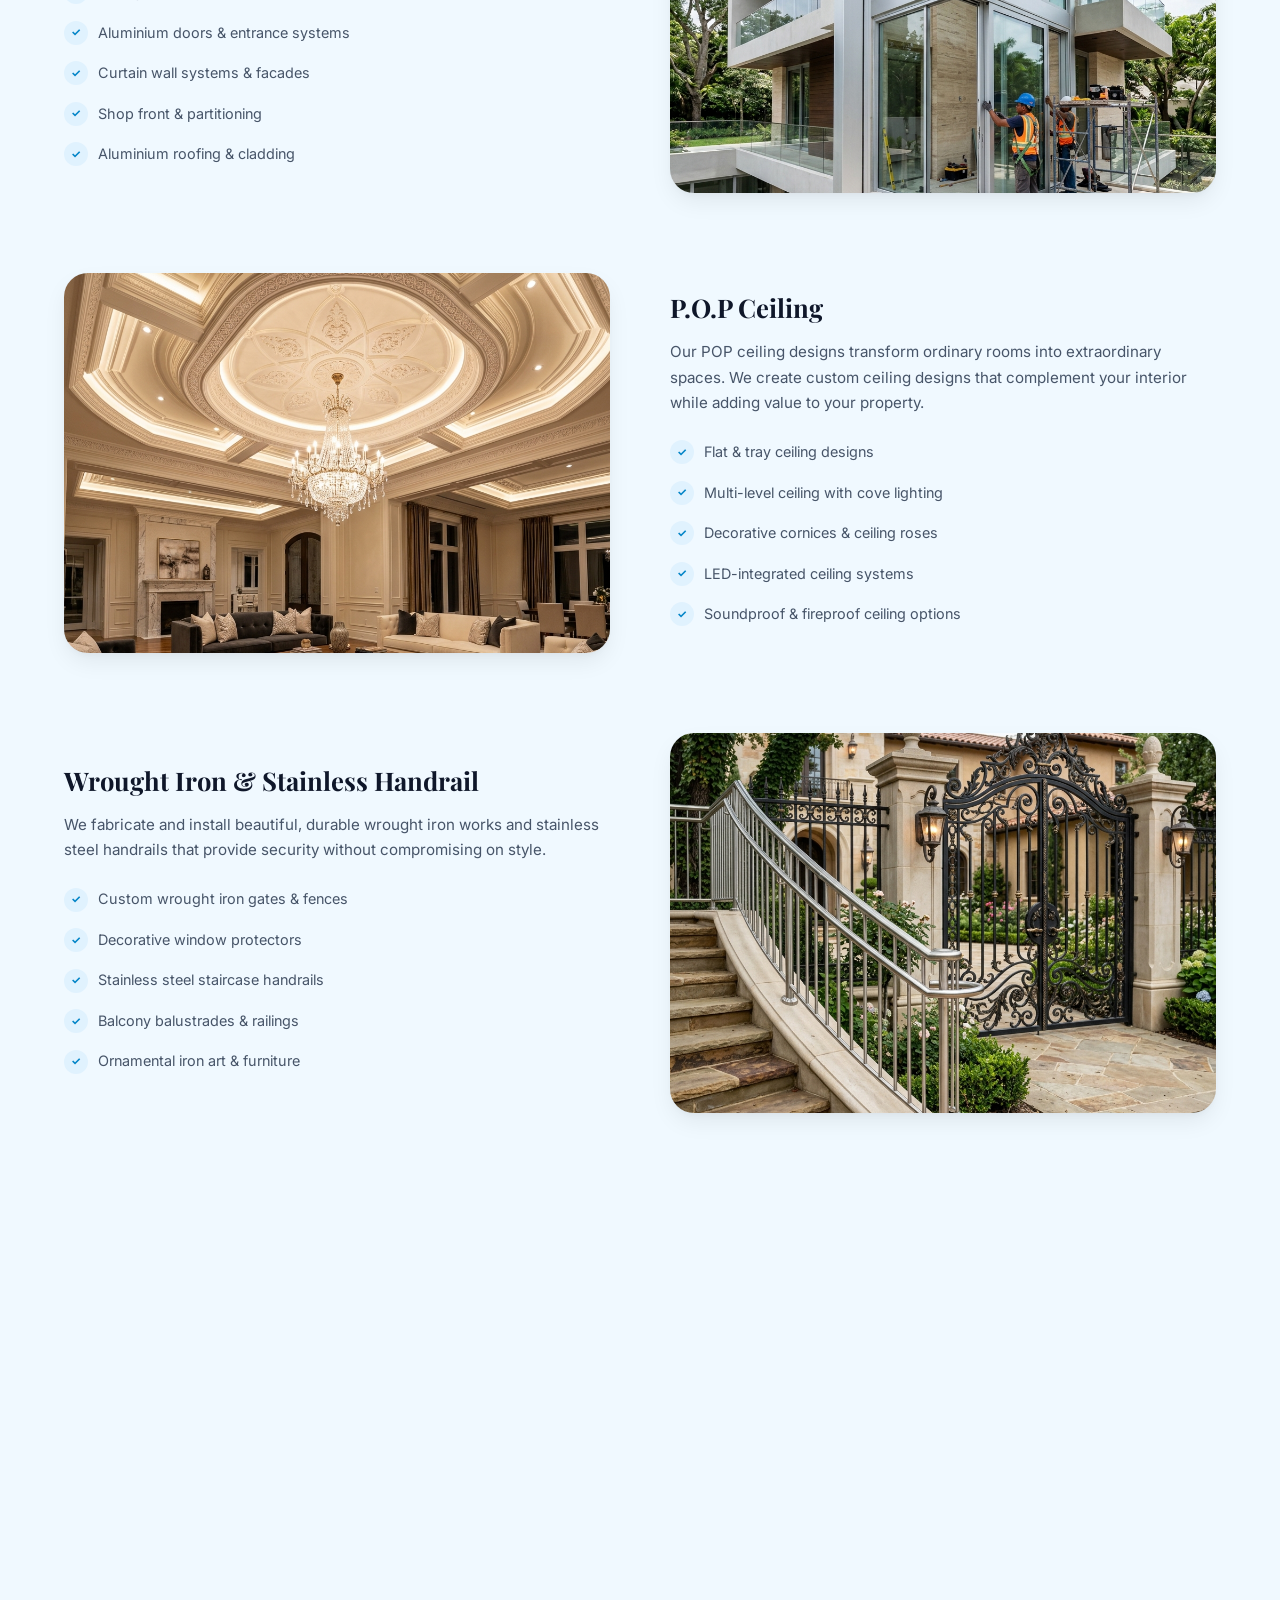
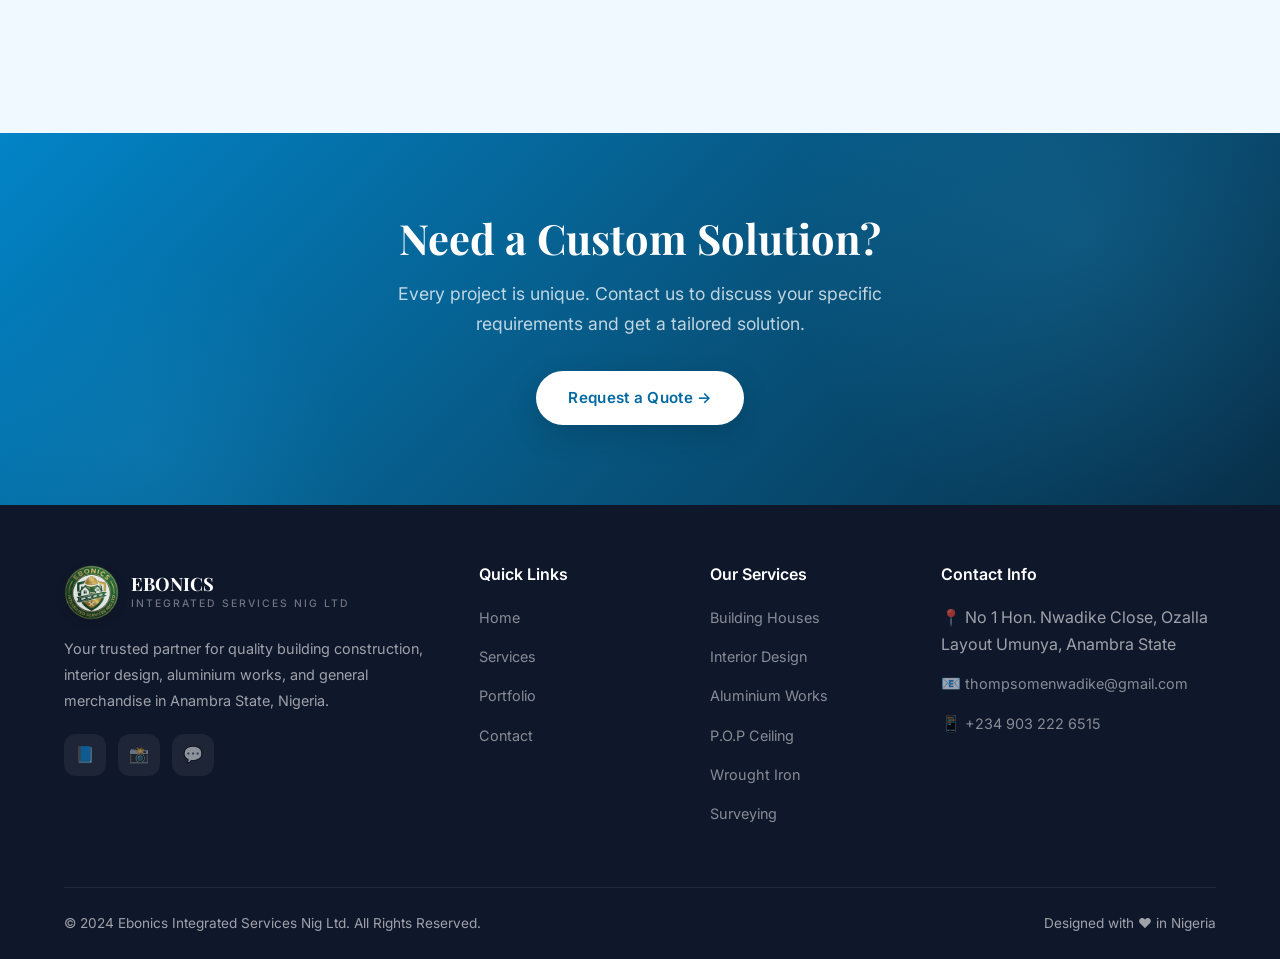
<file: services.html>
<!DOCTYPE html>
<html lang="en">
<head>
  <meta charset="UTF-8">
  <meta name="viewport" content="width=device-width, initial-scale=1.0">
  <title>Our Services | Ebonics Integrated Services Nig Ltd</title>
  <meta name="description" content="Explore the full range of services offered by Ebonics Integrated Services — building construction, interior design, surveying, aluminium works, POP ceiling, wrought iron, and stainless handrails.">
  <link rel="stylesheet" href="style.css">
  <link rel="icon" href="images/logo.png" type="image/png">
</head>
<body>

  <!-- ====== HEADER ====== -->
  <header class="header scrolled" id="header">
    <div class="container">
      <a href="index.html" class="logo">
        <img src="images/logo.png" alt="Ebonics Logo">
        <div class="logo-text">
          <span class="brand-name">EBONICS</span>
          <span class="brand-tagline">Integrated Services Nig Ltd</span>
        </div>
      </a>
      <nav class="nav-links" id="navLinks">
        <a href="index.html">Home</a>
        <a href="services.html" class="active">Services</a>
        <a href="portfolio.html">Portfolio</a>
        <a href="contact.html">Contact</a>
        <a href="contact.html" class="btn btn-primary">Get a Quote</a>
      </nav>
      <button class="hamburger" id="hamburger" aria-label="Menu">
        <span></span>
        <span></span>
        <span></span>
      </button>
    </div>
    <div class="nav-overlay" id="navOverlay"></div>
  </header>

  <!-- ====== PAGE HEADER ====== -->
  <section class="page-header">
    <div class="container">
      <h1>Our Services</h1>
      <p>Comprehensive building solutions from foundation to finishing</p>
      <div class="breadcrumb">
        <a href="index.html">Home</a>
        <span class="separator">/</span>
        <span class="current">Services</span>
      </div>
    </div>
  </section>

  <!-- ====== SERVICES OVERVIEW ====== -->
  <section class="section">
    <div class="container">
      <div class="section-header reveal">
        <span class="subtitle">What We Do Best</span>
        <h2>Full-Spectrum Construction & Design Services</h2>
        <p>At Ebonics Integrated Services, we offer a wide range of professional services to meet all your building and design needs.</p>
        <span class="accent-line"></span>
      </div>

      <div class="services-grid">
        <div class="service-card reveal">
          <div class="card-image">
            <img src="images/service-building.jpg" alt="Building Construction">
          </div>
          <div class="card-body">
            <div class="card-icon">🏗️</div>
            <h3>Building Construction</h3>
            <p>We construct residential homes, commercial buildings, and industrial structures. From laying the foundation to the final finishes, every step is executed with precision and care.</p>
            <a href="#detail-building" class="card-link">View Details →</a>
          </div>
        </div>

        <div class="service-card reveal">
          <div class="card-image">
            <img src="images/service-interior.jpg" alt="Interior Design">
          </div>
          <div class="card-body">
            <div class="card-icon">🎨</div>
            <h3>Interior Design</h3>
            <p>Transform any space into a masterpiece. We blend creativity with functionality to deliver interiors that reflect your taste and lifestyle — modern, classic, or contemporary.</p>
            <a href="#detail-interior" class="card-link">View Details →</a>
          </div>
        </div>

        <div class="service-card reveal">
          <div class="card-image">
            <img src="images/service-aluminium.jpg" alt="Aluminium Technology">
          </div>
          <div class="card-body">
            <div class="card-icon">🪟</div>
            <h3>Aluminium Technology</h3>
            <p>Expert fabrication and installation of aluminium doors, sliding windows, casement windows, shop fronts, and partitions with premium-grade materials.</p>
            <a href="#detail-aluminium" class="card-link">View Details →</a>
          </div>
        </div>

        <div class="service-card reveal">
          <div class="card-image">
            <img src="images/service-ceiling.jpg" alt="P.O.P Ceiling">
          </div>
          <div class="card-body">
            <div class="card-icon">✨</div>
            <h3>P.O.P Ceiling</h3>
            <p>Stunning Plaster of Paris ceiling designs that add elegance and character. From simple flat ceilings to elaborate multi-level designs with integrated lighting.</p>
            <a href="#detail-pop" class="card-link">View Details →</a>
          </div>
        </div>

        <div class="service-card reveal">
          <div class="card-image">
            <img src="images/service-wroughtiron.jpg" alt="Wrought Iron & Stainless Handrail">
          </div>
          <div class="card-body">
            <div class="card-icon">⚒️</div>
            <h3>Wrought Iron & Stainless Handrail</h3>
            <p>Custom wrought iron gates, fences, window protectors, and polished stainless steel handrails and balustrades — security meets artistry.</p>
            <a href="#detail-iron" class="card-link">View Details →</a>
          </div>
        </div>

        <div class="service-card reveal">
          <div class="card-image">
            <img src="images/service-building.jpg" alt="Surveying & Estate Management">
          </div>
          <div class="card-body">
            <div class="card-icon">📐</div>
            <h3>Surveying & Estate Management</h3>
            <p>Professional land surveying, property valuation, boundary delineation, and estate management services for informed real estate decisions.</p>
            <a href="#detail-surveying" class="card-link">View Details →</a>
          </div>
        </div>
      </div>
    </div>
  </section>

  <!-- ====== SERVICE DETAILS ====== -->
  <section class="service-detail section-alt">
    <div class="container">
      <div class="section-header reveal">
        <span class="subtitle">In-Depth Look</span>
        <h2>Detailed Service Breakdown</h2>
        <span class="accent-line"></span>
      </div>

      <!-- Detail 1: Building Construction -->
      <div class="service-detail-grid reveal" id="detail-building">
        <img src="images/service-building.jpg" alt="Building Construction">
        <div class="service-detail-text">
          <h3>Building Construction</h3>
          <p>Our building construction service covers every phase of the construction lifecycle. We use industry-best practices, quality materials, and experienced professionals to deliver structures that stand the test of time.</p>
          <ul>
            <li>Residential building construction (duplexes, bungalows, story buildings)</li>
            <li>Commercial & industrial structures</li>
            <li>Foundation engineering & structural integrity</li>
            <li>Roofing, plastering & finishing works</li>
            <li>Project management & supervision</li>
          </ul>
        </div>
      </div>

      <!-- Detail 2: Interior Design -->
      <div class="service-detail-grid reveal" id="detail-interior">
        <img src="images/service-interior.jpg" alt="Interior Design">
        <div class="service-detail-text">
          <h3>Interior Design</h3>
          <p>We create beautiful, functional interior spaces tailored to your lifestyle. Whether it's a cozy living room, a productive office, or a luxurious bedroom, we bring your vision to life.</p>
          <ul>
            <li>Space planning & layout optimization</li>
            <li>Furniture selection & custom design</li>
            <li>Wall treatments, paint & wallpaper</li>
            <li>Lighting design & fixture selection</li>
            <li>Kitchen & bathroom remodeling</li>
          </ul>
        </div>
      </div>

      <!-- Detail 3: Aluminium Technology -->
      <div class="service-detail-grid reveal" id="detail-aluminium">
        <img src="images/service-aluminium.jpg" alt="Aluminium Works">
        <div class="service-detail-text">
          <h3>Aluminium Technology</h3>
          <p>We specialize in designing and installing premium aluminium fixtures that enhance both the functionality and aesthetics of your building. Our installations are durable, weather-resistant, and beautifully finished.</p>
          <ul>
            <li>Sliding & casement aluminium windows</li>
            <li>Aluminium doors & entrance systems</li>
            <li>Curtain wall systems & facades</li>
            <li>Shop front & partitioning</li>
            <li>Aluminium roofing & cladding</li>
          </ul>
        </div>
      </div>

      <!-- Detail 4: P.O.P Ceiling -->
      <div class="service-detail-grid reveal" id="detail-pop">
        <img src="images/service-ceiling.jpg" alt="POP Ceiling">
        <div class="service-detail-text">
          <h3>P.O.P Ceiling</h3>
          <p>Our POP ceiling designs transform ordinary rooms into extraordinary spaces. We create custom ceiling designs that complement your interior while adding value to your property.</p>
          <ul>
            <li>Flat & tray ceiling designs</li>
            <li>Multi-level ceiling with cove lighting</li>
            <li>Decorative cornices & ceiling roses</li>
            <li>LED-integrated ceiling systems</li>
            <li>Soundproof & fireproof ceiling options</li>
          </ul>
        </div>
      </div>

      <!-- Detail 5: Wrought Iron & Stainless -->
      <div class="service-detail-grid reveal" id="detail-iron">
        <img src="images/service-wroughtiron.jpg" alt="Wrought Iron & Stainless Handrail">
        <div class="service-detail-text">
          <h3>Wrought Iron & Stainless Handrail</h3>
          <p>We fabricate and install beautiful, durable wrought iron works and stainless steel handrails that provide security without compromising on style.</p>
          <ul>
            <li>Custom wrought iron gates & fences</li>
            <li>Decorative window protectors</li>
            <li>Stainless steel staircase handrails</li>
            <li>Balcony balustrades & railings</li>
            <li>Ornamental iron art & furniture</li>
          </ul>
        </div>
      </div>

      <!-- Detail 6: Surveying & Estate Management -->
      <div class="service-detail-grid reveal" id="detail-surveying">
        <img src="images/service-building.jpg" alt="Surveying & Estate Management">
        <div class="service-detail-text">
          <h3>Surveying & Estate Management</h3>
          <p>Our surveying and estate management division provides comprehensive real estate services for individuals, developers, and organizations throughout Nigeria.</p>
          <ul>
            <li>Topographic & cadastral surveys</li>
            <li>Land boundary demarcation</li>
            <li>Property valuation & appraisal</li>
            <li>Estate development & management</li>
            <li>Building plan approval assistance</li>
          </ul>
        </div>
      </div>
    </div>
  </section>

  <!-- ====== CTA BANNER ====== -->
  <section class="cta-banner">
    <div class="container reveal">
      <h2>Need a Custom Solution?</h2>
      <p>Every project is unique. Contact us to discuss your specific requirements and get a tailored solution.</p>
      <a href="mailto:thompsomenwadike@gmail.com?subject=Custom%20Service%20Inquiry%20-%20Ebonics" class="btn btn-primary">Request a Quote →</a>
    </div>
  </section>

  <!-- ====== FOOTER ====== -->
  <footer class="footer" id="footer">
    <div class="container">
      <div class="footer-grid">
        <div class="footer-brand">
          <a href="index.html" class="logo">
            <img src="images/logo.png" alt="Ebonics Logo">
            <div class="logo-text">
              <span class="brand-name">EBONICS</span>
              <span class="brand-tagline">Integrated Services Nig Ltd</span>
            </div>
          </a>
          <p>Your trusted partner for quality building construction, interior design, aluminium works, and general merchandise in Anambra State, Nigeria.</p>
          <div class="footer-social">
            <a href="#" aria-label="Facebook">📘</a>
            <a href="#" aria-label="Instagram">📸</a>
            <a href="#" aria-label="WhatsApp">💬</a>
          </div>
        </div>
        <div class="footer-col">
          <h4>Quick Links</h4>
          <ul>
            <li><a href="index.html">Home</a></li>
            <li><a href="services.html">Services</a></li>
            <li><a href="portfolio.html">Portfolio</a></li>
            <li><a href="contact.html">Contact</a></li>
          </ul>
        </div>
        <div class="footer-col">
          <h4>Our Services</h4>
          <ul>
            <li><a href="#detail-building">Building Houses</a></li>
            <li><a href="#detail-interior">Interior Design</a></li>
            <li><a href="#detail-aluminium">Aluminium Works</a></li>
            <li><a href="#detail-pop">P.O.P Ceiling</a></li>
            <li><a href="#detail-iron">Wrought Iron</a></li>
            <li><a href="#detail-surveying">Surveying</a></li>
          </ul>
        </div>
        <div class="footer-col">
          <h4>Contact Info</h4>
          <ul>
            <li>📍 No 1 Hon. Nwadike Close, Ozalla Layout Umunya, Anambra State</li>
            <li>📧 <a href="mailto:thompsomenwadike@gmail.com">thompsomenwadike@gmail.com</a></li>
            <li>📱 <a href="tel:+2349032226515">+234 903 222 6515</a></li>
          </ul>
        </div>
      </div>
      <div class="footer-bottom">
        <p>&copy; 2024 Ebonics Integrated Services Nig Ltd. All Rights Reserved.</p>
        <p>Designed with ❤️ in Nigeria</p>
      </div>
    </div>
  </footer>

  <script src="script.js"></script>
</body>
</html>
</file>
<file: style.css>
/* ============================================
   EBONICS INTEGRATED SERVICES - Design System
   Colors: Sky Blue & White with Gold accents
   ============================================ */

/* Google Fonts */
@import url('https://fonts.googleapis.com/css2?family=Inter:wght@300;400;500;600;700;800;900&family=Playfair+Display:wght@400;500;600;700&display=swap');

/* ---- CSS Custom Properties ---- */
:root {
  /* Primary Sky Blue Palette */
  --sky-50: #f0f9ff;
  --sky-100: #e0f2fe;
  --sky-200: #bae6fd;
  --sky-300: #7dd3fc;
  --sky-400: #38bdf8;
  --sky-500: #0ea5e9;
  --sky-600: #0284c7;
  --sky-700: #0369a1;
  --sky-800: #075985;
  --sky-900: #0c4a6e;
  --sky-950: #082f49;

  /* Neutral */
  --white: #ffffff;
  --off-white: #f8fafc;
  --gray-100: #f1f5f9;
  --gray-200: #e2e8f0;
  --gray-300: #cbd5e1;
  --gray-400: #94a3b8;
  --gray-500: #64748b;
  --gray-600: #475569;
  --gray-700: #334155;
  --gray-800: #1e293b;
  --gray-900: #0f172a;

  /* Accent from Logo */
  --gold: #c9a84c;
  --gold-dark: #a58836;
  --green-dark: #1b5e3b;

  /* Semantic */
  --primary: var(--sky-500);
  --primary-hover: var(--sky-600);
  --primary-light: var(--sky-100);
  --text-heading: var(--gray-900);
  --text-body: var(--gray-600);
  --text-muted: var(--gray-400);
  --bg-primary: var(--white);
  --bg-secondary: var(--sky-50);
  --border-color: var(--gray-200);

  /* Sizing */
  --max-width: 1200px;
  --header-height: 80px;
  --border-radius: 16px;
  --border-radius-sm: 8px;
  --border-radius-lg: 24px;

  /* Shadows */
  --shadow-sm: 0 1px 3px rgba(0, 0, 0, 0.06), 0 1px 2px rgba(0, 0, 0, 0.04);
  --shadow-md: 0 4px 6px -1px rgba(0, 0, 0, 0.07), 0 2px 4px -1px rgba(0, 0, 0, 0.04);
  --shadow-lg: 0 10px 25px -3px rgba(0, 0, 0, 0.08), 0 4px 6px -2px rgba(0, 0, 0, 0.03);
  --shadow-xl: 0 20px 50px -12px rgba(0, 0, 0, 0.15);
  --shadow-blue: 0 10px 40px -10px rgba(14, 165, 233, 0.3);

  /* Transitions */
  --transition-fast: 0.2s ease;
  --transition-base: 0.3s ease;
  --transition-slow: 0.5s ease;
}

/* ---- Reset & Base ---- */
*, *::before, *::after {
  margin: 0;
  padding: 0;
  box-sizing: border-box;
}

html {
  scroll-behavior: smooth;
  font-size: 16px;
}

body {
  font-family: 'Inter', -apple-system, BlinkMacSystemFont, sans-serif;
  color: var(--text-body);
  background-color: var(--bg-primary);
  line-height: 1.7;
  overflow-x: hidden;
  -webkit-font-smoothing: antialiased;
  -moz-osx-font-smoothing: grayscale;
}

img {
  max-width: 100%;
  height: auto;
  display: block;
}

a {
  color: var(--primary);
  text-decoration: none;
  transition: color var(--transition-fast);
}

a:hover {
  color: var(--primary-hover);
}

ul, ol {
  list-style: none;
}

h1, h2, h3, h4, h5, h6 {
  font-family: 'Playfair Display', 'Georgia', serif;
  color: var(--text-heading);
  line-height: 1.2;
  font-weight: 700;
}

/* ---- Utility Classes ---- */
.container {
  width: 100%;
  max-width: var(--max-width);
  margin: 0 auto;
  padding: 0 24px;
}

.section {
  padding: 100px 0;
}

.section-alt {
  background-color: var(--bg-secondary);
}

.section-header {
  text-align: center;
  margin-bottom: 64px;
}

.section-header .subtitle {
  display: inline-block;
  font-size: 0.85rem;
  font-weight: 600;
  color: var(--primary);
  text-transform: uppercase;
  letter-spacing: 3px;
  margin-bottom: 12px;
  font-family: 'Inter', sans-serif;
}

.section-header h2 {
  font-size: clamp(2rem, 4vw, 2.8rem);
  margin-bottom: 16px;
  color: var(--text-heading);
}

.section-header p {
  font-size: 1.1rem;
  color: var(--text-body);
  max-width: 600px;
  margin: 0 auto;
}

.section-header .accent-line {
  display: block;
  width: 60px;
  height: 4px;
  background: linear-gradient(90deg, var(--sky-400), var(--sky-600));
  border-radius: 2px;
  margin: 16px auto 0;
}

.btn {
  display: inline-flex;
  align-items: center;
  gap: 8px;
  padding: 14px 32px;
  font-size: 0.95rem;
  font-weight: 600;
  font-family: 'Inter', sans-serif;
  border-radius: 50px;
  border: none;
  cursor: pointer;
  transition: all var(--transition-base);
  text-decoration: none;
  letter-spacing: 0.3px;
}

.btn-primary {
  background: linear-gradient(135deg, var(--sky-500), var(--sky-600));
  color: var(--white);
  box-shadow: var(--shadow-blue);
}

.btn-primary:hover {
  background: linear-gradient(135deg, var(--sky-600), var(--sky-700));
  transform: translateY(-2px);
  box-shadow: 0 14px 44px -10px rgba(14, 165, 233, 0.45);
  color: var(--white);
}

.btn-outline {
  background: transparent;
  color: var(--white);
  border: 2px solid rgba(255, 255, 255, 0.5);
}

.btn-outline:hover {
  background: var(--white);
  color: var(--sky-600);
  border-color: var(--white);
  transform: translateY(-2px);
}

.btn-outline-dark {
  background: transparent;
  color: var(--sky-600);
  border: 2px solid var(--sky-500);
}

.btn-outline-dark:hover {
  background: var(--sky-500);
  color: var(--white);
  transform: translateY(-2px);
  box-shadow: var(--shadow-blue);
}

/* ---- Scroll Animation Classes ---- */
.reveal {
  opacity: 0;
  transform: translateY(40px);
  transition: opacity 0.8s ease, transform 0.8s ease;
}

.reveal.active {
  opacity: 1;
  transform: translateY(0);
}

.reveal-left {
  opacity: 0;
  transform: translateX(-40px);
  transition: opacity 0.8s ease, transform 0.8s ease;
}

.reveal-left.active {
  opacity: 1;
  transform: translateX(0);
}

.reveal-right {
  opacity: 0;
  transform: translateX(40px);
  transition: opacity 0.8s ease, transform 0.8s ease;
}

.reveal-right.active {
  opacity: 1;
  transform: translateX(0);
}

/* ---- HEADER / NAVIGATION ---- */
.header {
  position: fixed;
  top: 0;
  left: 0;
  right: 0;
  height: var(--header-height);
  z-index: 1000;
  transition: all var(--transition-base);
}

.header.scrolled {
  background: rgba(255, 255, 255, 0.92);
  backdrop-filter: blur(20px);
  -webkit-backdrop-filter: blur(20px);
  box-shadow: 0 1px 20px rgba(0, 0, 0, 0.06);
}

.header .container {
  display: flex;
  align-items: center;
  justify-content: space-between;
  height: 100%;
}

.logo {
  display: flex;
  align-items: center;
  gap: 12px;
  text-decoration: none;
}

.logo img {
  width: 55px;
  height: 55px;
  border-radius: 50%;
  object-fit: contain;
  filter: drop-shadow(0 2px 5px rgba(0, 0, 0, 0.15));
  transition: transform var(--transition-fast);
}

.logo:hover img {
  transform: scale(1.05);
}

.logo-text {
  display: flex;
  flex-direction: column;
}

.logo-text .brand-name {
  font-family: 'Playfair Display', serif;
  font-size: 1.15rem;
  font-weight: 700;
  color: var(--white);
  line-height: 1.2;
  transition: color var(--transition-base);
}

.logo-text .brand-tagline {
  font-size: 0.65rem;
  text-transform: uppercase;
  letter-spacing: 2px;
  color: rgba(255, 255, 255, 0.7);
  font-weight: 500;
  transition: color var(--transition-base);
}

.header.scrolled .logo-text .brand-name {
  color: var(--sky-800);
}

.header.scrolled .logo-text .brand-tagline {
  color: var(--gray-500);
}

.nav-links {
  display: flex;
  align-items: center;
  gap: 8px;
}

.nav-links a {
  font-size: 0.9rem;
  font-weight: 500;
  color: rgba(255, 255, 255, 0.85);
  padding: 8px 18px;
  border-radius: 50px;
  transition: all var(--transition-fast);
  font-family: 'Inter', sans-serif;
}

.nav-links a:hover,
.nav-links a.active {
  color: var(--white);
  background: rgba(255, 255, 255, 0.15);
}

.header.scrolled .nav-links a {
  color: var(--gray-700);
}

.header.scrolled .nav-links a:hover,
.header.scrolled .nav-links a.active {
  color: var(--sky-600);
  background: var(--sky-50);
}

.nav-links .btn-primary {
  color: var(--white) !important;
  padding: 10px 24px;
}

/* Hamburger Menu */
.hamburger {
  display: none;
  flex-direction: column;
  gap: 6px;
  cursor: pointer;
  padding: 4px;
  background: none;
  border: none;
  z-index: 1001;
}

.hamburger span {
  display: block;
  width: 28px;
  height: 2.5px;
  background: var(--white);
  border-radius: 2px;
  transition: all var(--transition-base);
}

.header.scrolled .hamburger span {
  background: var(--gray-800);
}

.hamburger.open span:nth-child(1) {
  transform: rotate(45deg) translate(6px, 6px);
}

.hamburger.open span:nth-child(2) {
  opacity: 0;
}

.hamburger.open span:nth-child(3) {
  transform: rotate(-45deg) translate(6px, -6px);
}

/* ---- HERO SECTION ---- */
.hero {
  position: relative;
  min-height: 100vh;
  display: flex;
  align-items: center;
  overflow: hidden;
}

.hero-bg {
  position: absolute;
  top: 0;
  left: 0;
  width: 100%;
  height: 100%;
  z-index: 0;
}

.hero-bg img {
  width: 100%;
  height: 100%;
  object-fit: cover;
}

.hero-bg::after {
  content: '';
  position: absolute;
  top: 0;
  left: 0;
  width: 100%;
  height: 100%;
  background: linear-gradient(
    135deg,
    rgba(8, 47, 73, 0.88) 0%,
    rgba(14, 165, 233, 0.65) 50%,
    rgba(56, 189, 248, 0.5) 100%
  );
}

.hero-content {
  position: relative;
  z-index: 1;
  max-width: 700px;
  padding-top: var(--header-height);
}

.hero-content .hero-badge {
  display: inline-flex;
  align-items: center;
  gap: 8px;
  background: rgba(255, 255, 255, 0.12);
  backdrop-filter: blur(10px);
  border: 1px solid rgba(255, 255, 255, 0.2);
  padding: 8px 20px;
  border-radius: 50px;
  font-size: 0.8rem;
  color: var(--sky-200);
  font-weight: 500;
  letter-spacing: 1px;
  text-transform: uppercase;
  margin-bottom: 24px;
  animation: fadeInUp 0.8s ease forwards;
}

.hero-content h1 {
  font-size: clamp(2.4rem, 5.5vw, 3.8rem);
  color: var(--white);
  margin-bottom: 20px;
  line-height: 1.15;
  animation: fadeInUp 0.8s 0.15s ease both;
}

.hero-content h1 .highlight {
  background: linear-gradient(90deg, var(--sky-300), var(--sky-100));
  -webkit-background-clip: text;
  -webkit-text-fill-color: transparent;
  background-clip: text;
}

.hero-content p {
  font-size: 1.15rem;
  color: rgba(255, 255, 255, 0.8);
  margin-bottom: 36px;
  line-height: 1.8;
  max-width: 560px;
  animation: fadeInUp 0.8s 0.3s ease both;
}

.hero-buttons {
  display: flex;
  gap: 16px;
  flex-wrap: wrap;
  animation: fadeInUp 0.8s 0.45s ease both;
}

.hero-stats {
  display: flex;
  gap: 48px;
  margin-top: 60px;
  padding-top: 40px;
  border-top: 1px solid rgba(255, 255, 255, 0.15);
  animation: fadeInUp 0.8s 0.6s ease both;
}

.hero-stat h3 {
  font-family: 'Inter', sans-serif;
  font-size: 2.2rem;
  font-weight: 800;
  color: var(--white);
  margin-bottom: 4px;
}

.hero-stat p {
  font-size: 0.85rem;
  color: rgba(255, 255, 255, 0.6);
  margin-bottom: 0;
}

/* Floating Shapes */
.hero-shapes {
  position: absolute;
  right: 0;
  top: 0;
  width: 50%;
  height: 100%;
  z-index: 1;
  pointer-events: none;
  overflow: hidden;
}

.shape {
  position: absolute;
  border-radius: 50%;
  opacity: 0.08;
  background: var(--white);
}

.shape-1 {
  width: 400px;
  height: 400px;
  top: 10%;
  right: -10%;
  animation: float 8s ease-in-out infinite;
}

.shape-2 {
  width: 250px;
  height: 250px;
  bottom: 20%;
  right: 15%;
  animation: float 10s ease-in-out infinite reverse;
}

.shape-3 {
  width: 150px;
  height: 150px;
  top: 40%;
  right: 5%;
  animation: float 6s ease-in-out infinite 2s;
}

/* ---- ABOUT SECTION ---- */
.about-grid {
  display: grid;
  grid-template-columns: 1fr 1fr;
  gap: 80px;
  align-items: center;
}

.about-image {
  position: relative;
}

.about-image img {
  border-radius: var(--border-radius-lg);
  box-shadow: var(--shadow-xl);
  width: 100%;
  height: 450px;
  object-fit: cover;
}

.about-image .experience-badge {
  position: absolute;
  bottom: -20px;
  right: -20px;
  background: linear-gradient(135deg, var(--sky-500), var(--sky-700));
  color: var(--white);
  padding: 24px;
  border-radius: var(--border-radius);
  box-shadow: var(--shadow-blue);
  text-align: center;
}

.experience-badge .number {
  font-family: 'Inter', sans-serif;
  font-size: 2.5rem;
  font-weight: 800;
  line-height: 1;
}

.experience-badge .label {
  font-size: 0.75rem;
  text-transform: uppercase;
  letter-spacing: 1.5px;
  margin-top: 4px;
  opacity: 0.85;
}

.about-text h2 {
  font-size: clamp(1.8rem, 3.5vw, 2.4rem);
  margin-bottom: 20px;
}

.about-text .lead {
  font-size: 1.05rem;
  color: var(--sky-700);
  font-weight: 500;
  margin-bottom: 16px;
}

.about-text p {
  margin-bottom: 16px;
}

.about-features {
  display: grid;
  grid-template-columns: 1fr 1fr;
  gap: 16px;
  margin-top: 28px;
}

.about-feature {
  display: flex;
  align-items: center;
  gap: 10px;
  font-weight: 500;
  color: var(--text-heading);
  font-size: 0.9rem;
}

.about-feature .icon {
  display: flex;
  align-items: center;
  justify-content: center;
  width: 32px;
  height: 32px;
  border-radius: 8px;
  background: var(--sky-100);
  color: var(--sky-600);
  font-size: 0.85rem;
  flex-shrink: 0;
}

/* ---- SERVICES SECTION ---- */
.services-grid {
  display: grid;
  grid-template-columns: repeat(3, 1fr);
  gap: 28px;
}

.service-card {
  position: relative;
  background: var(--white);
  border-radius: var(--border-radius);
  overflow: hidden;
  box-shadow: var(--shadow-md);
  transition: all var(--transition-base);
  border: 1px solid var(--border-color);
}

.service-card:hover {
  transform: translateY(-8px);
  box-shadow: var(--shadow-xl);
  border-color: var(--sky-200);
}

.service-card .card-image {
  width: 100%;
  height: 220px;
  overflow: hidden;
}

.service-card .card-image img {
  width: 100%;
  height: 100%;
  object-fit: cover;
  transition: transform var(--transition-slow);
}

.service-card:hover .card-image img {
  transform: scale(1.08);
}

.service-card .card-body {
  padding: 28px;
}

.service-card .card-icon {
  display: flex;
  align-items: center;
  justify-content: center;
  width: 52px;
  height: 52px;
  border-radius: 14px;
  background: linear-gradient(135deg, var(--sky-50), var(--sky-100));
  color: var(--sky-600);
  font-size: 1.3rem;
  margin-bottom: 16px;
  margin-top: -42px;
  position: relative;
  z-index: 2;
  box-shadow: var(--shadow-md);
  border: 2px solid var(--white);
}

.service-card h3 {
  font-size: 1.2rem;
  margin-bottom: 10px;
  font-family: 'Inter', sans-serif;
  font-weight: 700;
}

.service-card p {
  font-size: 0.9rem;
  color: var(--text-body);
  line-height: 1.7;
}

.service-card .card-link {
  display: inline-flex;
  align-items: center;
  gap: 6px;
  margin-top: 16px;
  font-size: 0.85rem;
  font-weight: 600;
  color: var(--sky-600);
  transition: gap var(--transition-fast);
}

.service-card:hover .card-link {
  gap: 10px;
}

/* ---- WHY CHOOSE US ---- */
.why-grid {
  display: grid;
  grid-template-columns: repeat(4, 1fr);
  gap: 28px;
}

.why-card {
  text-align: center;
  padding: 40px 28px;
  border-radius: var(--border-radius);
  background: var(--white);
  border: 1px solid var(--border-color);
  transition: all var(--transition-base);
}

.why-card:hover {
  transform: translateY(-6px);
  box-shadow: var(--shadow-lg);
  border-color: var(--sky-200);
}

.why-card .why-icon {
  display: flex;
  align-items: center;
  justify-content: center;
  width: 72px;
  height: 72px;
  border-radius: 20px;
  background: linear-gradient(135deg, var(--sky-100), var(--sky-200));
  color: var(--sky-600);
  font-size: 1.6rem;
  margin: 0 auto 20px;
  transition: all var(--transition-base);
}

.why-card:hover .why-icon {
  background: linear-gradient(135deg, var(--sky-500), var(--sky-600));
  color: var(--white);
  transform: scale(1.1);
}

.why-card h3 {
  font-size: 1.1rem;
  margin-bottom: 10px;
  font-family: 'Inter', sans-serif;
  font-weight: 700;
}

.why-card p {
  font-size: 0.88rem;
  color: var(--text-body);
}

/* ---- CTA BANNER ---- */
.cta-banner {
  background: linear-gradient(135deg, var(--sky-600) 0%, var(--sky-800) 50%, var(--sky-950) 100%);
  padding: 80px 0;
  text-align: center;
  position: relative;
  overflow: hidden;
}

.cta-banner::before {
  content: '';
  position: absolute;
  width: 600px;
  height: 600px;
  background: radial-gradient(circle, rgba(56, 189, 248, 0.15) 0%, transparent 70%);
  top: -200px;
  right: -100px;
  border-radius: 50%;
}

.cta-banner::after {
  content: '';
  position: absolute;
  width: 400px;
  height: 400px;
  background: radial-gradient(circle, rgba(56, 189, 248, 0.1) 0%, transparent 70%);
  bottom: -150px;
  left: -50px;
  border-radius: 50%;
}

.cta-banner .container {
  position: relative;
  z-index: 1;
}

.cta-banner h2 {
  font-size: clamp(1.8rem, 3.5vw, 2.6rem);
  color: var(--white);
  margin-bottom: 16px;
}

.cta-banner p {
  font-size: 1.1rem;
  color: rgba(255, 255, 255, 0.75);
  max-width: 550px;
  margin: 0 auto 32px;
}

.cta-banner .btn-primary {
  background: var(--white);
  color: var(--sky-700);
  box-shadow: 0 10px 30px rgba(0, 0, 0, 0.15);
}

.cta-banner .btn-primary:hover {
  background: var(--sky-100);
  transform: translateY(-3px);
  box-shadow: 0 14px 40px rgba(0, 0, 0, 0.2);
  color: var(--sky-800);
}

/* ---- CONTACT SECTION ---- */
.contact-grid {
  display: grid;
  grid-template-columns: 1fr 1fr;
  gap: 60px;
}

.contact-info h2 {
  font-size: clamp(1.8rem, 3.5vw, 2.4rem);
  margin-bottom: 16px;
}

.contact-info > p {
  margin-bottom: 32px;
}

.contact-item {
  display: flex;
  align-items: flex-start;
  gap: 16px;
  margin-bottom: 28px;
}

.contact-item .contact-icon {
  display: flex;
  align-items: center;
  justify-content: center;
  width: 52px;
  height: 52px;
  border-radius: 14px;
  background: linear-gradient(135deg, var(--sky-100), var(--sky-200));
  color: var(--sky-600);
  font-size: 1.1rem;
  flex-shrink: 0;
  transition: all var(--transition-base);
}

.contact-item:hover .contact-icon {
  background: linear-gradient(135deg, var(--sky-500), var(--sky-600));
  color: var(--white);
  transform: scale(1.05);
}

.contact-item h4 {
  font-size: 0.95rem;
  font-family: 'Inter', sans-serif;
  font-weight: 600;
  margin-bottom: 4px;
}

.contact-item p,
.contact-item a {
  font-size: 0.9rem;
  color: var(--text-body);
}

.contact-form {
  background: var(--white);
  padding: 40px;
  border-radius: var(--border-radius-lg);
  box-shadow: var(--shadow-lg);
  border: 1px solid var(--border-color);
}

.contact-form h3 {
  font-size: 1.4rem;
  margin-bottom: 24px;
  font-family: 'Inter', sans-serif;
}

.form-group {
  margin-bottom: 20px;
}

.form-group label {
  display: block;
  font-size: 0.85rem;
  font-weight: 600;
  color: var(--text-heading);
  margin-bottom: 8px;
}

.form-group input,
.form-group textarea,
.form-group select {
  width: 100%;
  padding: 14px 18px;
  font-size: 0.95rem;
  font-family: 'Inter', sans-serif;
  border: 2px solid var(--gray-200);
  border-radius: var(--border-radius-sm);
  background: var(--sky-50);
  color: var(--text-heading);
  transition: all var(--transition-fast);
  outline: none;
}

.form-group input:focus,
.form-group textarea:focus,
.form-group select:focus {
  border-color: var(--sky-400);
  background: var(--white);
  box-shadow: 0 0 0 4px rgba(14, 165, 233, 0.1);
}

.form-group textarea {
  resize: vertical;
  min-height: 120px;
}

.form-row {
  display: grid;
  grid-template-columns: 1fr 1fr;
  gap: 16px;
}

.contact-form .btn-primary {
  width: 100%;
  justify-content: center;
  padding: 16px;
  font-size: 1rem;
}

/* ---- FOOTER ---- */
.footer {
  background: var(--gray-900);
  padding: 60px 0 0;
  color: rgba(255, 255, 255, 0.6);
}

.footer-grid {
  display: grid;
  grid-template-columns: 2fr 1fr 1fr 1.5fr;
  gap: 48px;
  padding-bottom: 48px;
}

.footer-brand .logo {
  margin-bottom: 16px;
}

.footer-brand .logo-text .brand-name {
  color: var(--white);
}

.footer-brand .logo-text .brand-tagline {
  color: rgba(255, 255, 255, 0.4);
}

.footer-brand p {
  font-size: 0.9rem;
  line-height: 1.8;
  margin-top: 16px;
}

.footer-col h4 {
  font-size: 1rem;
  color: var(--white);
  font-family: 'Inter', sans-serif;
  font-weight: 600;
  margin-bottom: 20px;
}

.footer-col ul li {
  margin-bottom: 12px;
}

.footer-col ul li a {
  font-size: 0.9rem;
  color: rgba(255, 255, 255, 0.5);
  transition: all var(--transition-fast);
}

.footer-col ul li a:hover {
  color: var(--sky-400);
  padding-left: 4px;
}

.footer-social {
  display: flex;
  gap: 12px;
  margin-top: 20px;
}

.footer-social a {
  display: flex;
  align-items: center;
  justify-content: center;
  width: 42px;
  height: 42px;
  border-radius: 12px;
  background: rgba(255, 255, 255, 0.06);
  color: rgba(255, 255, 255, 0.5);
  transition: all var(--transition-base);
  font-size: 1rem;
}

.footer-social a:hover {
  background: var(--sky-600);
  color: var(--white);
  transform: translateY(-3px);
}

.footer-bottom {
  border-top: 1px solid rgba(255, 255, 255, 0.08);
  padding: 24px 0;
  display: flex;
  justify-content: space-between;
  align-items: center;
  font-size: 0.85rem;
}

.footer-bottom a {
  color: rgba(255, 255, 255, 0.4);
}

.footer-bottom a:hover {
  color: var(--sky-400);
}

/* ---- PAGE HEADER (for inner pages) ---- */
.page-header {
  background: linear-gradient(135deg, var(--sky-700), var(--sky-900));
  padding: 140px 0 80px;
  text-align: center;
  position: relative;
  overflow: hidden;
}

.page-header::before {
  content: '';
  position: absolute;
  width: 500px;
  height: 500px;
  background: radial-gradient(circle, rgba(56, 189, 248, 0.12) 0%, transparent 70%);
  top: -150px;
  right: -100px;
  border-radius: 50%;
}

.page-header h1 {
  font-size: clamp(2rem, 4vw, 3rem);
  color: var(--white);
  margin-bottom: 12px;
}

.page-header p {
  font-size: 1.1rem;
  color: rgba(255, 255, 255, 0.7);
}

.page-header .breadcrumb {
  display: flex;
  justify-content: center;
  gap: 8px;
  margin-top: 16px;
  font-size: 0.9rem;
}

.page-header .breadcrumb a {
  color: rgba(255, 255, 255, 0.5);
}

.page-header .breadcrumb a:hover {
  color: var(--sky-300);
}

.page-header .breadcrumb .separator {
  color: rgba(255, 255, 255, 0.3);
}

.page-header .breadcrumb .current {
  color: var(--sky-300);
}

/* ---- PORTFOLIO / PROJECTS GRID ---- */
.portfolio-filter {
  display: flex;
  justify-content: center;
  gap: 8px;
  margin-bottom: 48px;
  flex-wrap: wrap;
}

.portfolio-filter button {
  padding: 10px 24px;
  border: 2px solid var(--gray-200);
  border-radius: 50px;
  background: transparent;
  color: var(--gray-600);
  font-size: 0.9rem;
  font-weight: 500;
  cursor: pointer;
  transition: all var(--transition-fast);
  font-family: 'Inter', sans-serif;
}

.portfolio-filter button:hover,
.portfolio-filter button.active {
  background: var(--sky-500);
  color: var(--white);
  border-color: var(--sky-500);
}

.portfolio-grid {
  display: grid;
  grid-template-columns: repeat(3, 1fr);
  gap: 28px;
}

.portfolio-card {
  position: relative;
  border-radius: var(--border-radius);
  overflow: hidden;
  cursor: pointer;
  aspect-ratio: 4 / 3;
  background: var(--gray-100);
  box-shadow: var(--shadow-md);
  transition: all var(--transition-base);
}

.portfolio-card:hover {
  transform: translateY(-6px);
  box-shadow: var(--shadow-xl);
}

.portfolio-card img {
  width: 100%;
  height: 100%;
  object-fit: cover;
  transition: transform var(--transition-slow);
}

.portfolio-card:hover img {
  transform: scale(1.08);
}

.portfolio-card .portfolio-overlay {
  position: absolute;
  top: 0;
  left: 0;
  width: 100%;
  height: 100%;
  background: linear-gradient(0deg, rgba(8, 47, 73, 0.9) 0%, transparent 60%);
  display: flex;
  flex-direction: column;
  justify-content: flex-end;
  padding: 28px;
  opacity: 0;
  transition: opacity var(--transition-base);
}

.portfolio-card:hover .portfolio-overlay {
  opacity: 1;
}

.portfolio-overlay h3 {
  font-size: 1.15rem;
  color: var(--white);
  font-family: 'Inter', sans-serif;
  margin-bottom: 6px;
}

.portfolio-overlay p {
  font-size: 0.85rem;
  color: rgba(255, 255, 255, 0.7);
}

/* Portfolio Placeholder Card */
.portfolio-placeholder {
  display: flex;
  flex-direction: column;
  align-items: center;
  justify-content: center;
  text-align: center;
  gap: 12px;
  background: linear-gradient(135deg, var(--sky-50), var(--sky-100));
  border: 2px dashed var(--sky-300);
  aspect-ratio: 4 / 3;
  border-radius: var(--border-radius);
  transition: all var(--transition-base);
}

.portfolio-placeholder:hover {
  border-color: var(--sky-500);
  background: linear-gradient(135deg, var(--sky-100), var(--sky-200));
}

.portfolio-placeholder .placeholder-icon {
  width: 56px;
  height: 56px;
  border-radius: 16px;
  background: var(--white);
  color: var(--sky-500);
  display: flex;
  align-items: center;
  justify-content: center;
  font-size: 1.5rem;
  box-shadow: var(--shadow-sm);
}

.portfolio-placeholder p {
  font-size: 0.85rem;
  color: var(--sky-600);
  font-weight: 500;
}

/* ---- SERVICES DETAIL PAGE ---- */
.service-detail {
  padding: 80px 0;
}

.service-detail-grid {
  display: grid;
  grid-template-columns: 1fr 1fr;
  gap: 60px;
  align-items: center;
  margin-bottom: 80px;
}

.service-detail-grid:nth-child(even) {
  direction: rtl;
}

.service-detail-grid:nth-child(even) > * {
  direction: ltr;
}

.service-detail-grid img {
  border-radius: var(--border-radius-lg);
  box-shadow: var(--shadow-lg);
  width: 100%;
  height: 380px;
  object-fit: cover;
}

.service-detail-text h3 {
  font-size: 1.6rem;
  margin-bottom: 16px;
}

.service-detail-text p {
  margin-bottom: 16px;
  font-size: 0.95rem;
}

.service-detail-text ul {
  margin-top: 16px;
}

.service-detail-text ul li {
  display: flex;
  align-items: center;
  gap: 10px;
  padding: 8px 0;
  font-size: 0.9rem;
  color: var(--text-body);
}

.service-detail-text ul li::before {
  content: '✓';
  display: flex;
  align-items: center;
  justify-content: center;
  width: 24px;
  height: 24px;
  background: var(--sky-100);
  color: var(--sky-600);
  border-radius: 50%;
  font-size: 0.7rem;
  font-weight: 700;
  flex-shrink: 0;
}

/* ---- LIGHTBOX ---- */
.lightbox {
  display: none;
  position: fixed;
  top: 0;
  left: 0;
  width: 100%;
  height: 100%;
  background: rgba(0, 0, 0, 0.9);
  z-index: 2000;
  align-items: center;
  justify-content: center;
  padding: 40px;
}

.lightbox.open {
  display: flex;
}

.lightbox img {
  max-width: 90%;
  max-height: 90vh;
  border-radius: var(--border-radius);
  box-shadow: 0 0 60px rgba(0, 0, 0, 0.5);
}

.lightbox-close {
  position: absolute;
  top: 20px;
  right: 30px;
  background: none;
  border: none;
  color: var(--white);
  font-size: 2rem;
  cursor: pointer;
  transition: all var(--transition-fast);
}

.lightbox-close:hover {
  transform: scale(1.2);
  color: var(--sky-400);
}

/* ---- ANIMATIONS ---- */
@keyframes fadeInUp {
  from {
    opacity: 0;
    transform: translateY(30px);
  }
  to {
    opacity: 1;
    transform: translateY(0);
  }
}

@keyframes float {
  0%, 100% {
    transform: translateY(0) rotate(0deg);
  }
  50% {
    transform: translateY(-20px) rotate(3deg);
  }
}

@keyframes pulse {
  0%, 100% {
    transform: scale(1);
  }
  50% {
    transform: scale(1.05);
  }
}

/* ---- RESPONSIVE ---- */
@media (max-width: 1024px) {
  .services-grid {
    grid-template-columns: repeat(2, 1fr);
  }
  .why-grid {
    grid-template-columns: repeat(2, 1fr);
  }
  .footer-grid {
    grid-template-columns: 1fr 1fr;
    gap: 36px;
  }
  .portfolio-grid {
    grid-template-columns: repeat(2, 1fr);
  }
  .about-grid {
    gap: 48px;
  }
}

@media (max-width: 768px) {
  .section {
    padding: 70px 0;
  }

  .hamburger {
    display: flex;
  }

  .nav-links {
    position: fixed;
    top: 0;
    right: -100%;
    width: 80%;
    max-width: 360px;
    height: 100vh;
    background: var(--white);
    flex-direction: column;
    justify-content: center;
    gap: 4px;
    padding: 40px;
    box-shadow: -10px 0 40px rgba(0, 0, 0, 0.1);
    transition: right var(--transition-base);
    z-index: 1000;
  }

  .nav-links.open {
    right: 0;
  }

  .nav-links a {
    color: var(--gray-700) !important;
    font-size: 1.05rem;
    padding: 14px 20px;
    width: 100%;
    border-radius: var(--border-radius-sm);
  }

  .nav-links a:hover,
  .nav-links a.active {
    background: var(--sky-50) !important;
    color: var(--sky-600) !important;
  }

  .about-grid {
    grid-template-columns: 1fr;
    gap: 40px;
  }

  .services-grid {
    grid-template-columns: 1fr;
  }

  .why-grid {
    grid-template-columns: 1fr 1fr;
  }

  .contact-grid {
    grid-template-columns: 1fr;
    gap: 40px;
  }

  .footer-grid {
    grid-template-columns: 1fr;
    gap: 32px;
  }

  .hero-stats {
    gap: 28px;
    flex-wrap: wrap;
  }

  .hero-content h1 {
    font-size: 2.2rem;
  }

  .hero-shapes {
    display: none;
  }

  .portfolio-grid {
    grid-template-columns: 1fr;
  }

  .service-detail-grid {
    grid-template-columns: 1fr;
  }

  .service-detail-grid:nth-child(even) {
    direction: ltr;
  }

  .form-row {
    grid-template-columns: 1fr;
  }

  .footer-bottom {
    flex-direction: column;
    gap: 12px;
    text-align: center;
  }

  .about-features {
    grid-template-columns: 1fr;
  }
}

@media (max-width: 480px) {
  .container {
    padding: 0 16px;
  }

  .hero-buttons {
    flex-direction: column;
  }

  .hero-buttons .btn {
    width: 100%;
    justify-content: center;
  }

  .why-grid {
    grid-template-columns: 1fr;
  }

  .contact-form {
    padding: 28px 20px;
  }
}

/* ---- MOBILE NAV OVERLAY ---- */
.nav-overlay {
  display: none;
  position: fixed;
  top: 0;
  left: 0;
  width: 100%;
  height: 100%;
  background: rgba(0, 0, 0, 0.4);
  z-index: 999;
}

.nav-overlay.open {
  display: block;
}

/* ---- SCROLLBAR ---- */
::-webkit-scrollbar {
  width: 8px;
}

::-webkit-scrollbar-track {
  background: var(--gray-100);
}

::-webkit-scrollbar-thumb {
  background: var(--sky-400);
  border-radius: 4px;
}

::-webkit-scrollbar-thumb:hover {
  background: var(--sky-500);
}
</file>
